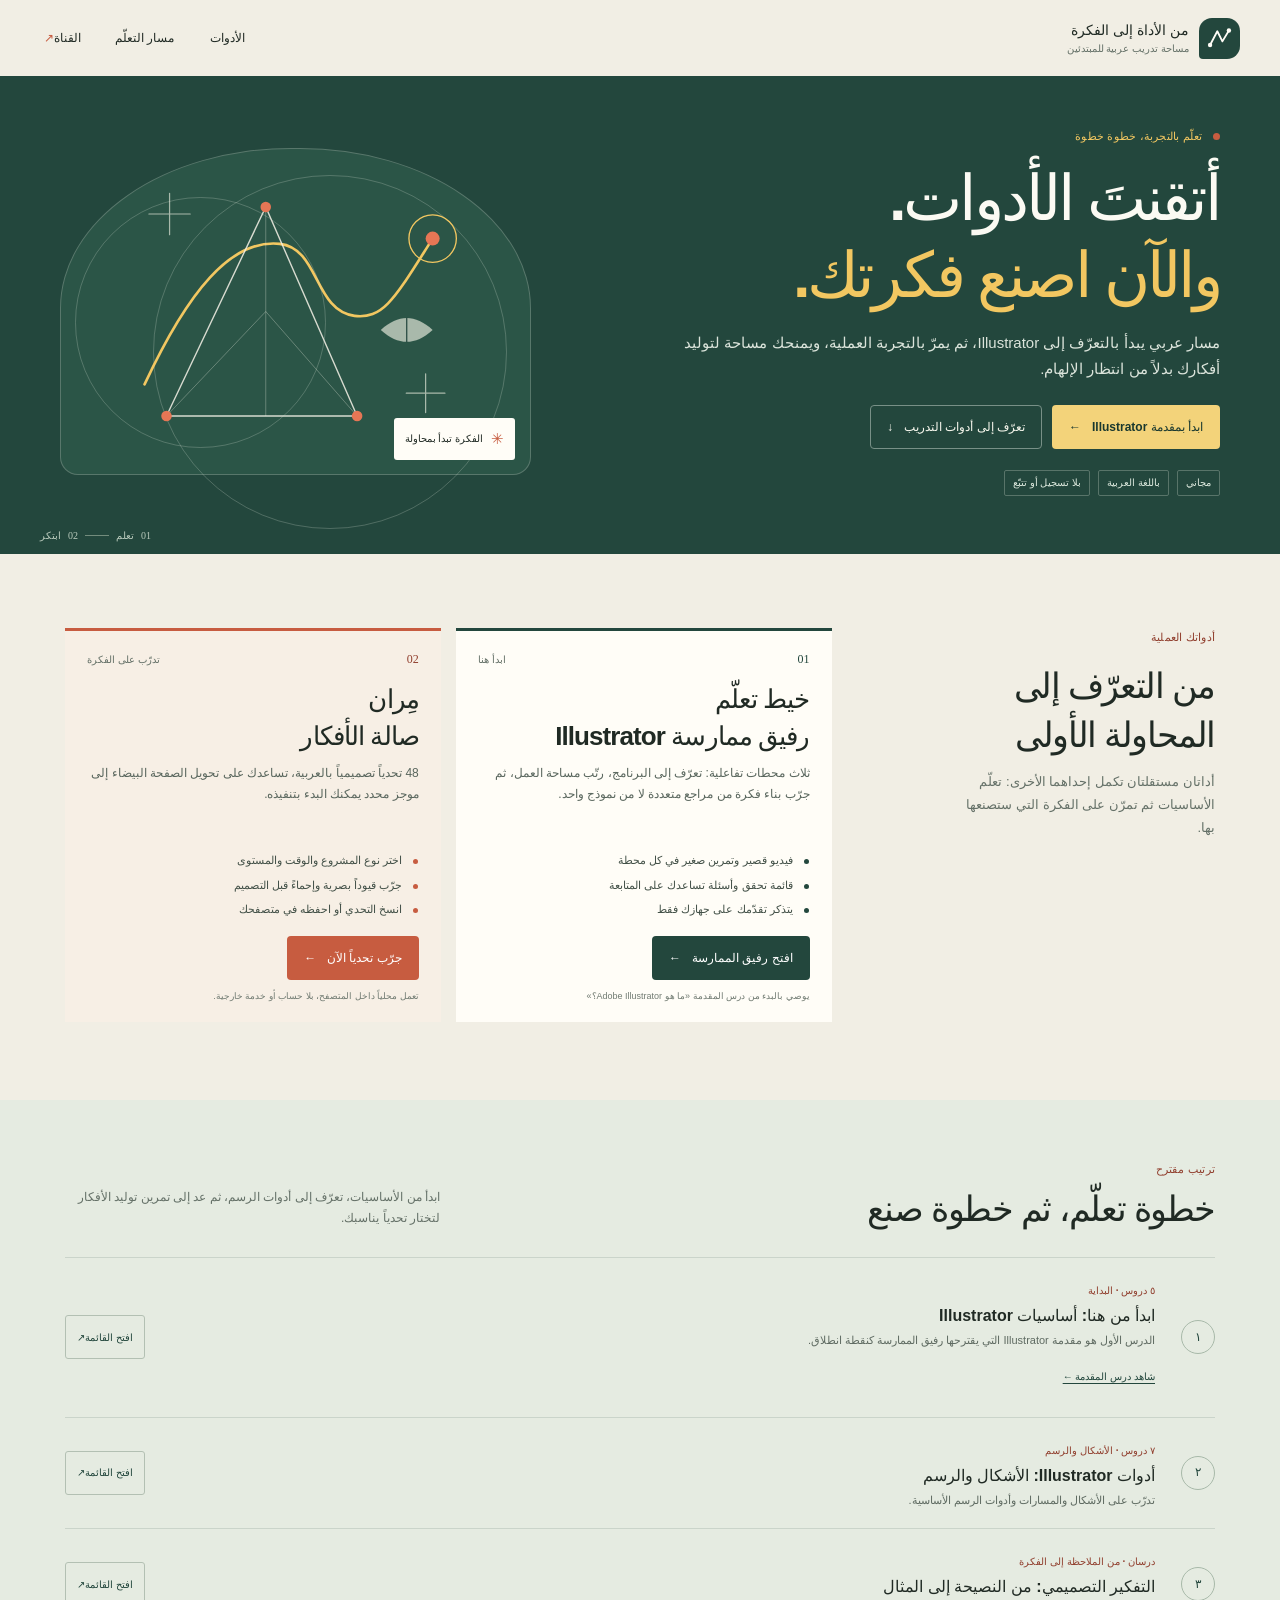
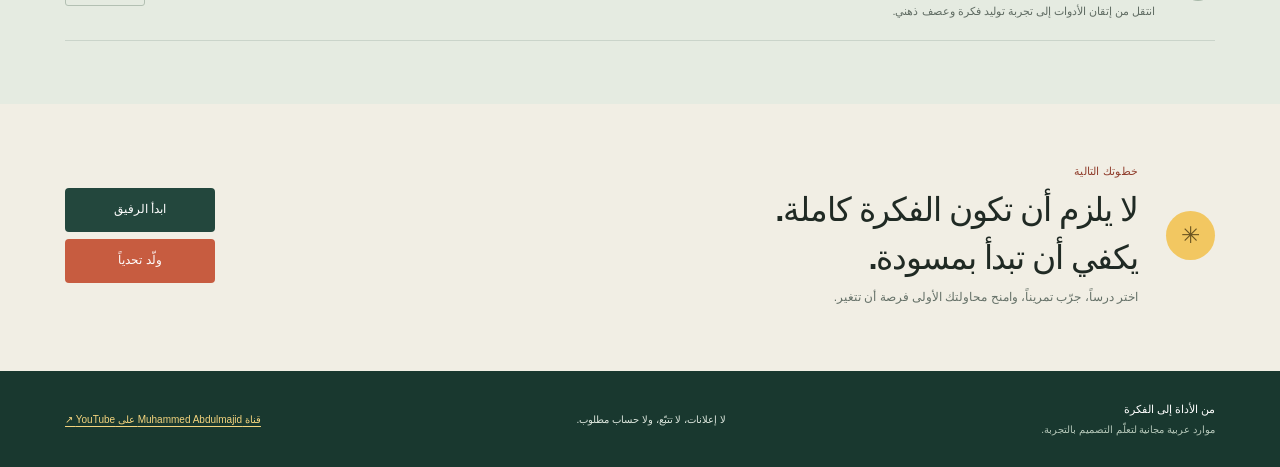
<file: index.html>
<!doctype html>
<html lang="ar" dir="rtl">
<head>
  <meta charset="utf-8">
  <meta name="viewport" content="width=device-width, initial-scale=1">
  <meta name="theme-color" content="#f1eee4">
  <meta name="description" content="أدوات عربية مجانية لتعلّم Illustrator والتدرّب على توليد أفكار تصميم أصلية.">
  <title>من الأداة إلى الفكرة — أدوات تعلّم التصميم</title>
  <link rel="canonical" href="https://mrdesigner2023.github.io/miran-arabic-design/">
  <link rel="icon" type="image/svg+xml" href="favicon.svg">
  <meta property="og:locale" content="ar_AR">
  <meta property="og:type" content="website">
  <meta property="og:site_name" content="من الأداة إلى الفكرة">
  <meta property="og:title" content="من الأداة إلى الفكرة — أدوات تعلّم التصميم">
  <meta property="og:description" content="أدوات عربية مجانية لتعلّم Illustrator والتدرّب على توليد أفكار تصميم أصلية.">
  <meta property="og:url" content="https://mrdesigner2023.github.io/miran-arabic-design/">
  <meta property="og:image" content="https://mrdesigner2023.github.io/miran-arabic-design/share.png">
  <meta property="og:image:width" content="1200">
  <meta property="og:image:height" content="630">
  <meta property="og:image:alt" content="من الأداة إلى الفكرة — تدريب عربي على التصميم والأفكار">
  <meta name="twitter:card" content="summary_large_image">
  <meta name="twitter:title" content="من الأداة إلى الفكرة — أدوات تعلّم التصميم">
  <meta name="twitter:description" content="تعلّم Illustrator، تدرّب عملياً، وابتكر أفكارك بالعربية.">
  <meta name="twitter:image" content="https://mrdesigner2023.github.io/miran-arabic-design/share.png">
  <meta name="twitter:image:alt" content="من الأداة إلى الفكرة — تدريب عربي على التصميم والأفكار">
  <link rel="stylesheet" href="styles.css">
</head>
<body>
  <header class="site-header">
    <a class="wordmark" href="#top" aria-label="من الأداة إلى الفكرة — البداية">
      <span class="wordmark-mark" aria-hidden="true"><svg viewBox="0 0 40 40" fill="none"><path d="M7 29 17 10l7 14 9-15" stroke="currentColor" stroke-width="2.5" stroke-linecap="round" stroke-linejoin="round"/><circle cx="7" cy="29" r="3" fill="currentColor"/><circle cx="33" cy="9" r="3" fill="currentColor"/></svg></span>
      <span><strong>من الأداة إلى الفكرة</strong><small>مساحة تدريب عربية للمبتدئين</small></span>
    </a>
    <nav class="top-nav" aria-label="التنقل الرئيسي">
      <a href="#tools">الأدوات</a>
      <a href="#learning-path">مسار التعلّم</a>
      <a href="https://www.youtube.com/channel/UCS8qQ4WuOtobMm6gO2c3T4w" target="_blank" rel="noopener noreferrer">القناة <span aria-hidden="true">↗</span></a>
    </nav>
  </header>

  <main id="top">
    <section class="hero">
      <div class="hero-inner">
        <div class="hero-copy">
          <p class="eyebrow"><span class="eyebrow-dot" aria-hidden="true"></span> تعلّم بالتجربة، خطوة خطوة</p>
          <h1>أتقنتَ الأدوات.<br><em>والآن اصنع فكرتك.</em></h1>
          <p class="hero-lede">مسار عربي يبدأ بالتعرّف إلى Illustrator، ثم يمرّ بالتجربة العملية، ويمنحك مساحة لتوليد أفكارك بدلاً من انتظار الإلهام.</p>
          <div class="hero-actions">
            <a class="button button-light" href="https://www.youtube.com/playlist?list=PLY7HuGNwj9r0" target="_blank" rel="noopener noreferrer">ابدأ بمقدمة Illustrator <span aria-hidden="true">←</span></a>
            <a class="button button-ghost" href="#tools">تعرّف إلى أدوات التدريب <span aria-hidden="true">↓</span></a>
          </div>
          <ul class="trust-row" aria-label="مزايا المسار">
            <li>مجاني</li><li>باللغة العربية</li><li>بلا تسجيل أو تتبّع</li>
          </ul>
        </div>
        <div class="hero-drawing" aria-label="رسم تجريدي يوضح الانتقال من خط إلى شكل">
          <svg viewBox="0 0 440 370" fill="none" role="img" aria-labelledby="drawing-title">
            <title id="drawing-title">خط يتحول إلى شكل، ثم إلى فكرة</title>
            <path d="M48 268c49-105 98-166 154-160 45 5 39 76 85 82 34 4 47-22 89-88" stroke="#f2c761" stroke-width="3" stroke-linecap="round"/>
            <path d="m73 304 113-238 104 238H73Z" stroke="#f6f3e8" stroke-width="1.6" opacity=".85"/>
            <path d="M186 66v238m-113 0 113-119 104 119" stroke="#f6f3e8" stroke-width="1" opacity=".34"/>
            <circle cx="73" cy="304" r="6" fill="#e67655"/><circle cx="290" cy="304" r="6" fill="#e67655"/><circle cx="186" cy="66" r="6" fill="#e67655"/>
            <circle cx="376" cy="102" r="27" stroke="#f2c761" stroke-width="1.5"/><circle cx="376" cy="102" r="8" fill="#e67655"/>
            <path d="M53 74h47M76.5 50.5v47M346 278h44M368 256v44" stroke="#a9b9ab" stroke-width="1.4" stroke-linecap="round"/>
            <path d="M317 206c20-18 39-18 59 0-20 18-39 18-59 0Z" fill="#a9b9ab"/><path d="M346.5 192v28" stroke="#23473d" stroke-width="1.4"/>
          </svg>
          <span class="drawing-note"><i aria-hidden="true">✳</i> الفكرة تبدأ بمحاولة</span>
        </div>
      </div>
      <div class="hero-index" aria-hidden="true"><span>01</span><span>تعلم</span><b></b><span>02</span><span>ابتكر</span></div>
    </section>

    <section class="tools-section section-wrap" id="tools" aria-labelledby="tools-title">
      <div class="section-intro">
        <p class="eyebrow eyebrow-dark">أدواتك العملية</p>
        <h2 id="tools-title">من التعرّف إلى<br>المحاولة الأولى</h2>
        <p>أداتان مستقلتان تكمل إحداهما الأخرى: تعلّم الأساسيات ثم تمرّن على الفكرة التي ستصنعها بها.</p>
      </div>
      <div class="tool-list">
        <article class="tool tool-practice" aria-labelledby="practice-title">
          <div class="tool-overline"><span>01</span><span>ابدأ هنا</span></div>
          <h3 id="practice-title">خيط تعلّم<br>رفيق ممارسة Illustrator</h3>
          <p class="tool-description">ثلاث محطات تفاعلية: تعرّف إلى البرنامج، رتّب مساحة العمل، ثم جرّب بناء فكرة من مراجع متعددة لا من نموذج واحد.</p>
          <ul class="tool-points">
            <li>فيديو قصير وتمرين صغير في كل محطة</li>
            <li>قائمة تحقق وأسئلة تساعدك على المتابعة</li>
            <li>يتذكر تقدّمك على جهازك فقط</li>
          </ul>
          <a class="button button-forest" href="practice/">افتح رفيق الممارسة <span aria-hidden="true">←</span></a>
          <p class="tool-footnote">يوصي بالبدء من درس المقدمة «ما هو Adobe Illustrator؟»</p>
        </article>

        <article class="tool tool-miran" aria-labelledby="miran-title">
          <div class="tool-overline"><span>02</span><span>تدرّب على الفكرة</span></div>
          <h3 id="miran-title">مِران<br>صالة الأفكار</h3>
          <p class="tool-description">48 تحدياً تصميمياً بالعربية، تساعدك على تحويل الصفحة البيضاء إلى موجز محدد يمكنك البدء بتنفيذه.</p>
          <ul class="tool-points">
            <li>اختر نوع المشروع والوقت والمستوى</li>
            <li>جرّب قيوداً بصرية وإحماءً قبل التصميم</li>
            <li>انسخ التحدي أو احفظه في متصفحك</li>
          </ul>
          <a class="button button-coral" href="miran/">جرّب تحدياً الآن <span aria-hidden="true">←</span></a>
          <p class="tool-footnote">تعمل محلياً داخل المتصفح، بلا حساب أو خدمة خارجية.</p>
        </article>
      </div>
    </section>

    <section class="path-section" id="learning-path" aria-labelledby="path-title">
      <div class="section-wrap">
        <div class="path-heading">
          <div><p class="eyebrow eyebrow-dark">ترتيب مقترح</p><h2 id="path-title">خطوة تعلّم، ثم خطوة صنع</h2></div>
          <p>ابدأ من الأساسيات، تعرّف إلى أدوات الرسم، ثم عد إلى تمرين توليد الأفكار لتختار تحدياً يناسبك.</p>
        </div>
        <ol class="playlist-list">
          <li class="playlist-item">
            <span class="playlist-number">١</span>
            <div class="playlist-copy"><span class="playlist-kicker">٥ دروس · البداية</span><h3>ابدأ من هنا: أساسيات Illustrator</h3><p>الدرس الأول هو مقدمة Illustrator التي يقترحها رفيق الممارسة كنقطة انطلاق.</p><a class="text-link" href="https://www.youtube.com/watch?v=eEK6CLdgov4" target="_blank" rel="noopener noreferrer">شاهد درس المقدمة ←</a></div>
            <a class="playlist-action" href="https://www.youtube.com/playlist?list=PLY7HuGNwj9r0" target="_blank" rel="noopener noreferrer" aria-label="افتح قائمة ابدأ من هنا: أساسيات Illustrator على YouTube">افتح القائمة <span aria-hidden="true">↗</span></a>
          </li>
          <li class="playlist-item">
            <span class="playlist-number">٢</span>
            <div class="playlist-copy"><span class="playlist-kicker">٧ دروس · الأشكال والرسم</span><h3>أدوات Illustrator: الأشكال والرسم</h3><p>تدرّب على الأشكال والمسارات وأدوات الرسم الأساسية.</p></div>
            <a class="playlist-action" href="https://www.youtube.com/playlist?list=PLWjYwsbOxJXk" target="_blank" rel="noopener noreferrer" aria-label="افتح قائمة أدوات Illustrator: الأشكال والرسم على YouTube">افتح القائمة <span aria-hidden="true">↗</span></a>
          </li>
          <li class="playlist-item">
            <span class="playlist-number">٣</span>
            <div class="playlist-copy"><span class="playlist-kicker">درسان · من الملاحظة إلى الفكرة</span><h3>التفكير التصميمي: من النصيحة إلى المثال</h3><p>انتقل من إتقان الأدوات إلى تجربة توليد فكرة وعصف ذهني.</p></div>
            <a class="playlist-action" href="https://www.youtube.com/playlist?list=PLMuNZPv1BIi0" target="_blank" rel="noopener noreferrer" aria-label="افتح قائمة التفكير التصميمي: من النصيحة إلى المثال على YouTube">افتح القائمة <span aria-hidden="true">↗</span></a>
          </li>
        </ol>
      </div>
    </section>

    <section class="closing section-wrap" aria-labelledby="closing-title">
      <span class="closing-mark" aria-hidden="true">✳</span>
      <div><p class="eyebrow eyebrow-dark">خطوتك التالية</p><h2 id="closing-title">لا يلزم أن تكون الفكرة كاملة.<br>يكفي أن تبدأ بمسودة.</h2><p>اختر درساً، جرّب تمريناً، وامنح محاولتك الأولى فرصة أن تتغير.</p></div>
      <div class="closing-actions"><a class="button button-forest" href="practice/">ابدأ الرفيق</a><a class="button button-coral" href="miran/">ولّد تحدياً</a></div>
    </section>
  </main>

  <footer class="site-footer">
    <div class="footer-brand"><strong>من الأداة إلى الفكرة</strong><span>موارد عربية مجانية لتعلّم التصميم بالتجربة.</span></div>
    <p>لا إعلانات، لا تتبّع، ولا حساب مطلوب.</p>
    <a href="https://www.youtube.com/channel/UCS8qQ4WuOtobMm6gO2c3T4w" target="_blank" rel="noopener noreferrer">قناة Muhammed Abdulmajid على YouTube ↗</a>
  </footer>
</body>
</html>
</file>
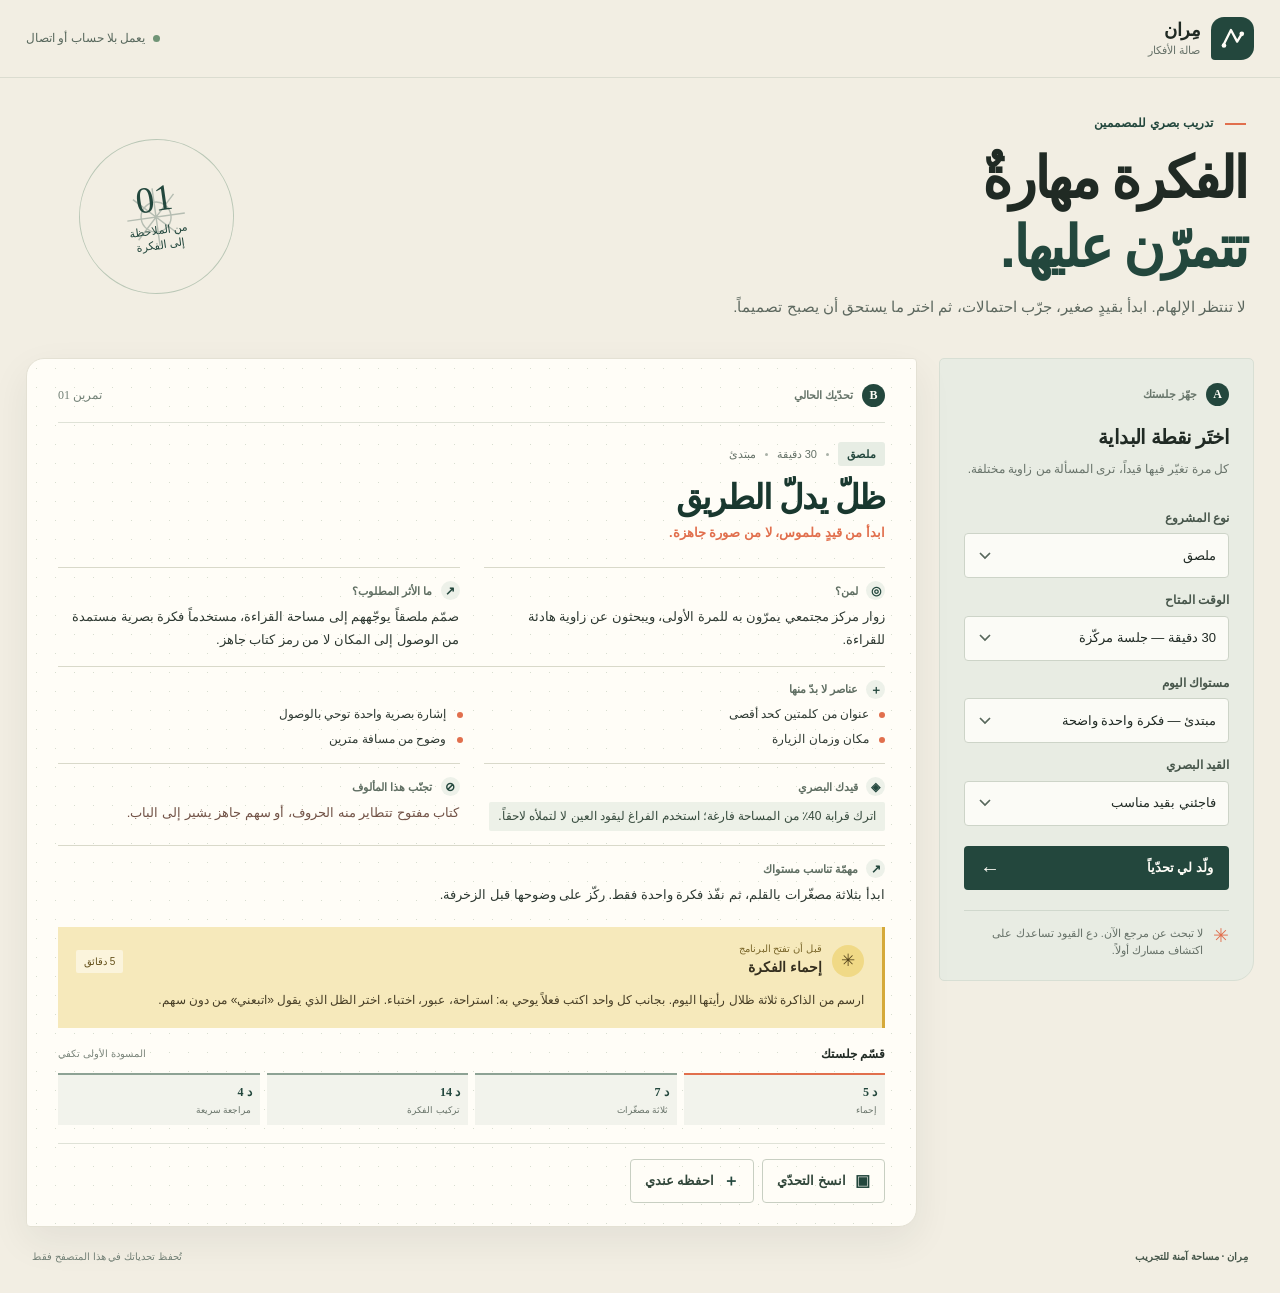
<file: miran/index.html>
<!doctype html>
<html lang="ar" dir="rtl">
<head>
  <meta charset="utf-8">
  <meta name="viewport" content="width=device-width, initial-scale=1">
  <meta name="theme-color" content="#f2eee3">
  <meta name="description" content="تمارين تصميم عربية قصيرة تساعدك على توليد أفكارك بصرياً، لا تقليدها.">
  <title>مِران — صالة الأفكار</title>
  <link rel="canonical" href="https://mrdesigner2023.github.io/miran-arabic-design/miran/">
  <link rel="icon" type="image/svg+xml" href="../favicon.svg">
  <meta property="og:locale" content="ar_AR">
  <meta property="og:type" content="website">
  <meta property="og:site_name" content="من الأداة إلى الفكرة">
  <meta property="og:title" content="مِران — صالة الأفكار">
  <meta property="og:description" content="٤٨ تمرين تصميم عربي قصير يساعدك على توليد أفكارك بصرياً، لا تقليدها.">
  <meta property="og:url" content="https://mrdesigner2023.github.io/miran-arabic-design/miran/">
  <meta property="og:image" content="https://mrdesigner2023.github.io/miran-arabic-design/share.png">
  <meta property="og:image:width" content="1200">
  <meta property="og:image:height" content="630">
  <meta property="og:image:alt" content="مِران — صالة أفكار وتمارين تصميم عربية للمبتدئين">
  <meta name="twitter:card" content="summary_large_image">
  <meta name="twitter:title" content="مِران — صالة الأفكار">
  <meta name="twitter:description" content="٤٨ تمريناً عربياً لتدريب عينك على ابتكار أفكار تصميم أصلية.">
  <meta name="twitter:image" content="https://mrdesigner2023.github.io/miran-arabic-design/share.png">
  <meta name="twitter:image:alt" content="مِران — صالة أفكار وتمارين تصميم عربية للمبتدئين">
  <link rel="stylesheet" href="styles.css">
  <script src="challenges.js" defer></script>
  <script src="app.js" defer></script>
</head>
<body>
  <header class="topbar">
    <a class="brand" href="#top" aria-label="مِران — إلى بداية الصفحة">
      <span class="brand-mark" aria-hidden="true">
        <svg viewBox="0 0 40 40" fill="none"><path d="M8 29 18 9l8 15 6-10" stroke="currentColor" stroke-width="3" stroke-linecap="round" stroke-linejoin="round"/><circle cx="9" cy="29" r="3" fill="currentColor"/><circle cx="32" cy="14" r="3" fill="currentColor"/></svg>
      </span>
      <span><strong>مِران</strong><small>صالة الأفكار</small></span>
    </a>
    <div class="offline-tag"><span class="online-dot" aria-hidden="true"></span> يعمل بلا حساب أو اتصال</div>
  </header>

  <main id="top" class="page-shell">
    <section class="intro" aria-labelledby="page-title">
      <div class="intro-copy">
        <p class="eyebrow"><span class="eyebrow-line" aria-hidden="true"></span> تدريب بصري للمصممين</p>
        <h1 id="page-title">الفكرة مهارةٌ<br><em>تتمرّن عليها.</em></h1>
        <p class="intro-note">لا تنتظر الإلهام. ابدأ بقيدٍ صغير، جرّب احتمالات، ثم اختر ما يستحق أن يصبح تصميماً.</p>
      </div>
      <div class="intro-stamp" aria-hidden="true">
        <span class="stamp-number">01</span>
        <span class="stamp-text">من الملاحظة<br>إلى الفكرة</span>
        <svg viewBox="0 0 74 74" fill="none"><path d="M37 8v58M8 37h58M16.5 16.5l41 41m0-41-41 41" stroke="currentColor" stroke-width="1.4"/><circle cx="37" cy="37" r="15" stroke="currentColor" stroke-width="1.4"/></svg>
      </div>
    </section>

    <section class="workbench" aria-label="مولّد تحديات التصميم">
      <aside class="controls" aria-labelledby="controls-title">
        <div class="section-cap"><span class="cap-index">A</span><span>جهّز جلستك</span></div>
        <h2 id="controls-title">اختَر نقطة البداية</h2>
        <p class="controls-hint">كل مرة تغيّر فيها قيداً، ترى المسألة من زاوية مختلفة.</p>

        <form id="settings-form">
          <label class="field-label" for="project-type">نوع المشروع</label>
          <select id="project-type" name="project" aria-label="نوع المشروع">
            <option value="poster">ملصق</option>
            <option value="identity">هوية مصغّرة</option>
            <option value="social">منشور توعوي</option>
            <option value="cover">غلاف</option>
            <option value="infographic">إنفوغراف</option>
            <option value="packaging">تغليف</option>
            <option value="event">فعالية</option>
            <option value="editorial">صفحة تحريرية</option>
          </select>

          <label class="field-label" for="time-limit">الوقت المتاح</label>
          <select id="time-limit" name="time">
            <option value="20">20 دقيقة — جولة خاطفة</option>
            <option value="30" selected>30 دقيقة — جلسة مركّزة</option>
            <option value="45">45 دقيقة — مساحة للتجريب</option>
            <option value="60">60 دقيقة — تعمّق أكثر</option>
          </select>

          <label class="field-label" for="skill-level">مستواك اليوم</label>
          <select id="skill-level" name="level">
            <option value="beginner" selected>مبتدئ — فكرة واحدة واضحة</option>
            <option value="intermediate">متوسط — قارن بين مسارين</option>
            <option value="advanced">متقدم — ابنِ نظاماً بصرياً</option>
          </select>

          <label class="field-label" for="visual-constraint">القيد البصري</label>
          <select id="visual-constraint" name="constraint">
            <option value="auto" selected>فاجئني بقيد مناسب</option>
            <option value="mono">لون واحد ودرجاته</option>
            <option value="no-photo">بلا صور فوتوغرافية</option>
            <option value="one-shape">شكل هندسي واحد</option>
            <option value="type-led">الحروف هي الصورة</option>
            <option value="asymmetry">تكوين غير متمركز</option>
            <option value="three-colors">ثلاثة ألوان كحد أقصى</option>
            <option value="whitespace">مساحة فارغة واسعة</option>
            <option value="grid">شبكة 3 × 3</option>
            <option value="handmade">أثر مرسوم باليد</option>
            <option value="collage">قصاصات وكولاج</option>
          </select>

          <button class="button button-primary generate-button" type="submit">
            <span>ولّد لي تحدّياً</span><span class="button-arrow" aria-hidden="true">←</span>
          </button>
        </form>

        <div class="nudge"><span class="nudge-mark" aria-hidden="true">✳</span><p>لا تبحث عن مرجع الآن. دع القيود تساعدك على اكتشاف مسارك أولاً.</p></div>
      </aside>

      <article class="challenge" aria-labelledby="challenge-title">
        <div class="challenge-topline">
          <div class="section-cap"><span class="cap-index">B</span><span>تحدّيك الحالي</span></div>
          <span id="challenge-number" class="challenge-number">تمرين 01</span>
        </div>

        <div class="challenge-meta">
          <span id="project-chip" class="project-chip">ملصق</span>
          <span class="meta-divider" aria-hidden="true"></span>
          <span id="meta-time">30 دقيقة</span>
          <span class="meta-divider" aria-hidden="true"></span>
          <span id="meta-level">مبتدئ</span>
        </div>

        <h2 id="challenge-title" tabindex="-1">ظلّ يدلّ الطريق</h2>
        <p id="challenge-deck" class="challenge-deck">ابدأ من ملاحظة شكل، لا من البحث عن مرجع.</p>

        <div class="brief-grid">
          <section class="brief-block audience-block">
            <h3><span class="field-symbol" aria-hidden="true">◎</span> لمن؟</h3>
            <p id="brief-audience"></p>
          </section>
          <section class="brief-block objective-block">
            <h3><span class="field-symbol" aria-hidden="true">↗</span> ما الأثر المطلوب؟</h3>
            <p id="brief-objective"></p>
          </section>
          <section class="brief-block required-block">
            <h3><span class="field-symbol" aria-hidden="true">＋</span> عناصر لا بدّ منها</h3>
            <ul id="brief-required"></ul>
          </section>
          <section class="brief-block constraint-block">
            <h3><span class="field-symbol" aria-hidden="true">◈</span> قيدك البصري</h3>
            <p id="brief-constraint"></p>
          </section>
          <section class="brief-block cliche-block">
            <h3><span class="field-symbol" aria-hidden="true">⊘</span> تجنّب هذا المألوف</h3>
            <p id="brief-cliche"></p>
          </section>
          <section class="brief-block scope-block">
            <h3><span class="field-symbol" aria-hidden="true">↗</span> مهمّة تناسب مستواك</h3>
            <p id="brief-scope"></p>
          </section>
        </div>

        <section class="warmup" aria-labelledby="warmup-heading">
          <div class="warmup-heading">
            <span class="warmup-icon" aria-hidden="true">✳</span>
            <div><p class="warmup-kicker">قبل أن تفتح البرنامج</p><h3 id="warmup-heading">إحماء الفكرة</h3></div>
            <span id="warmup-time" class="warmup-time">5 دقائق</span>
          </div>
          <p id="brief-warmup" class="warmup-copy"></p>
        </section>

        <section class="route" aria-label="تقسيم وقت التمرين">
          <div class="route-heading"><h3>قسّم جلستك</h3><span>المسودة الأولى تكفي</span></div>
          <ol id="time-route" class="time-route"></ol>
        </section>

        <div class="challenge-actions">
          <button id="copy-button" class="button button-secondary" type="button"><span class="action-icon" aria-hidden="true">▣</span> انسخ التحدّي</button>
          <button id="save-button" class="button button-secondary" type="button"><span class="action-icon" aria-hidden="true">＋</span> احفظه عندي</button>
          <span id="action-status" class="action-status" role="status" aria-live="polite"></span>
        </div>
      </article>
    </section>

    <section id="saved-section" class="saved-section" hidden aria-labelledby="saved-title">
      <div class="saved-heading"><div><p class="eyebrow">مسوداتك</p><h2 id="saved-title">التحديات المحفوظة</h2></div><span id="saved-count" class="saved-count">0</span></div>
      <ul id="saved-list" class="saved-list"></ul>
    </section>

    <footer class="page-footer">
      <span>مِران <span aria-hidden="true">·</span> مساحة آمنة للتجريب</span>
      <span>تُحفظ تحدياتك في هذا المتصفح فقط</span>
    </footer>
  </main>
</body>
</html>
</file>
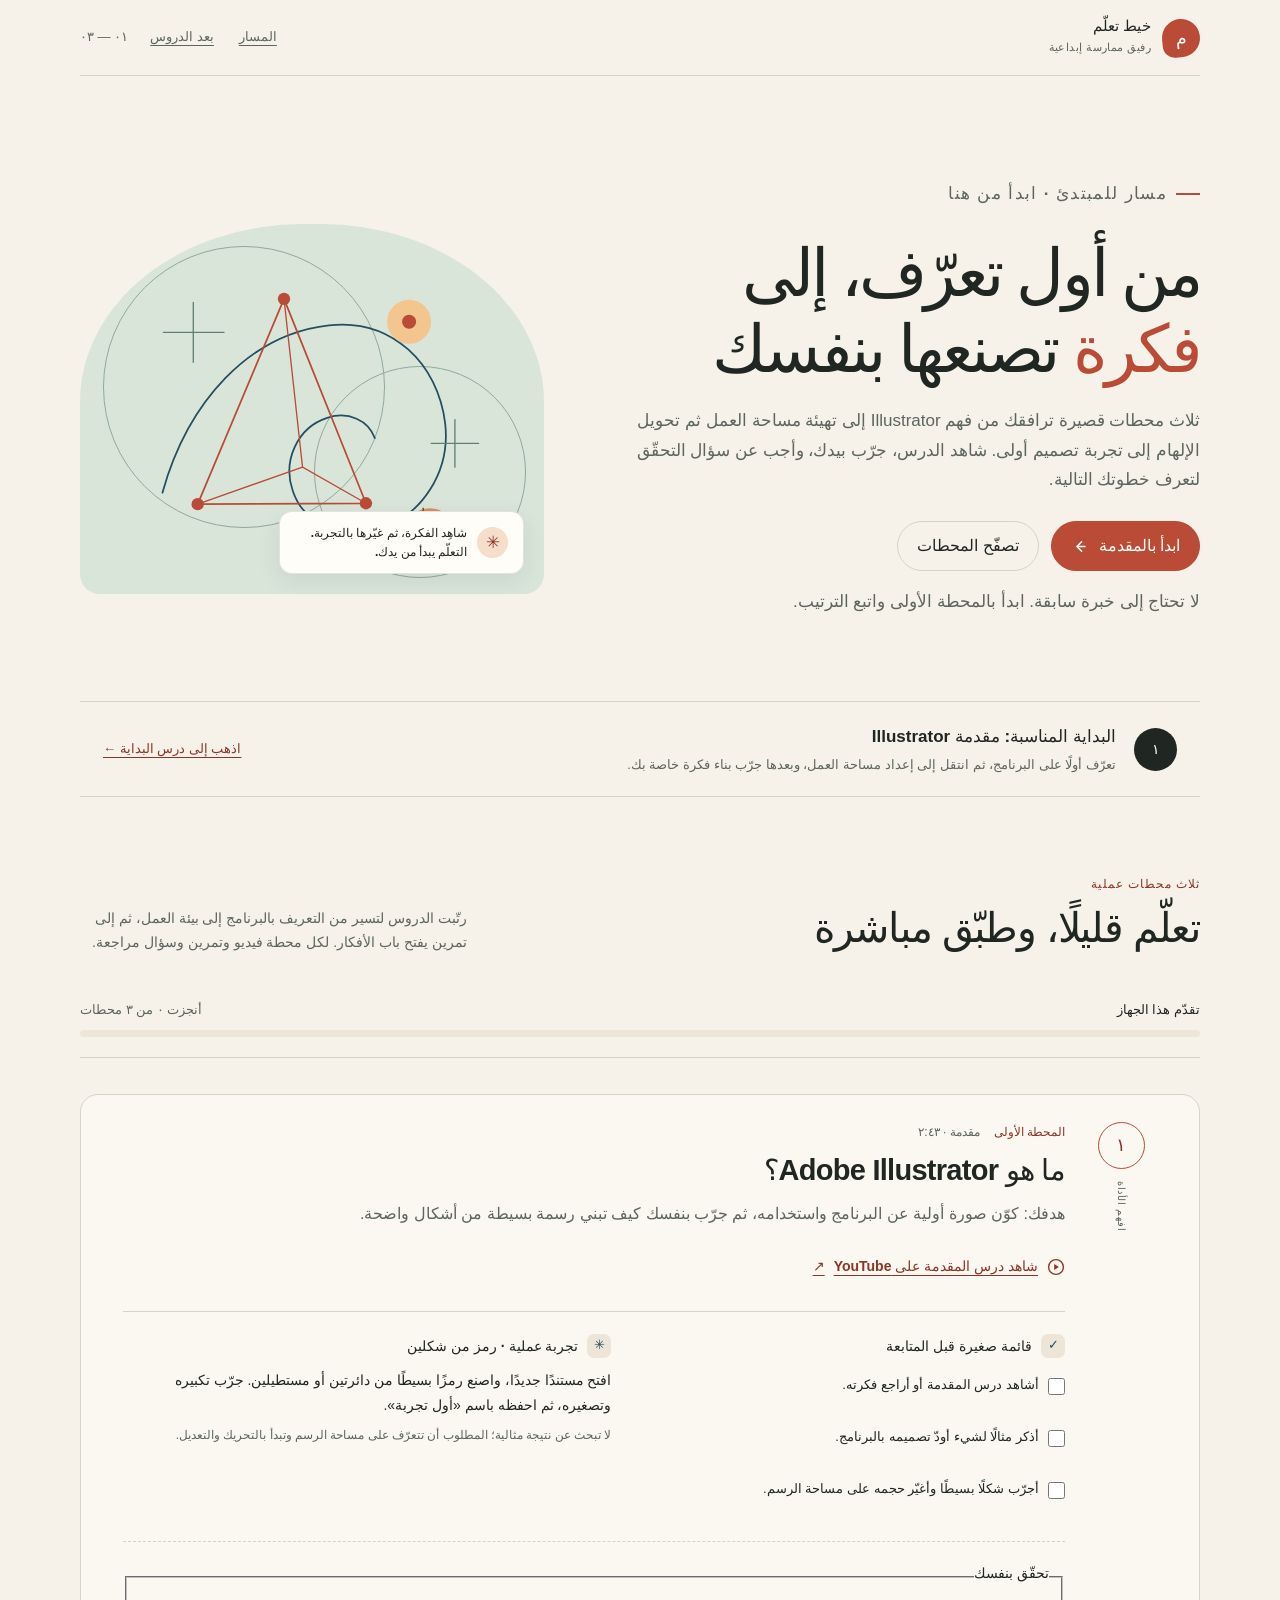
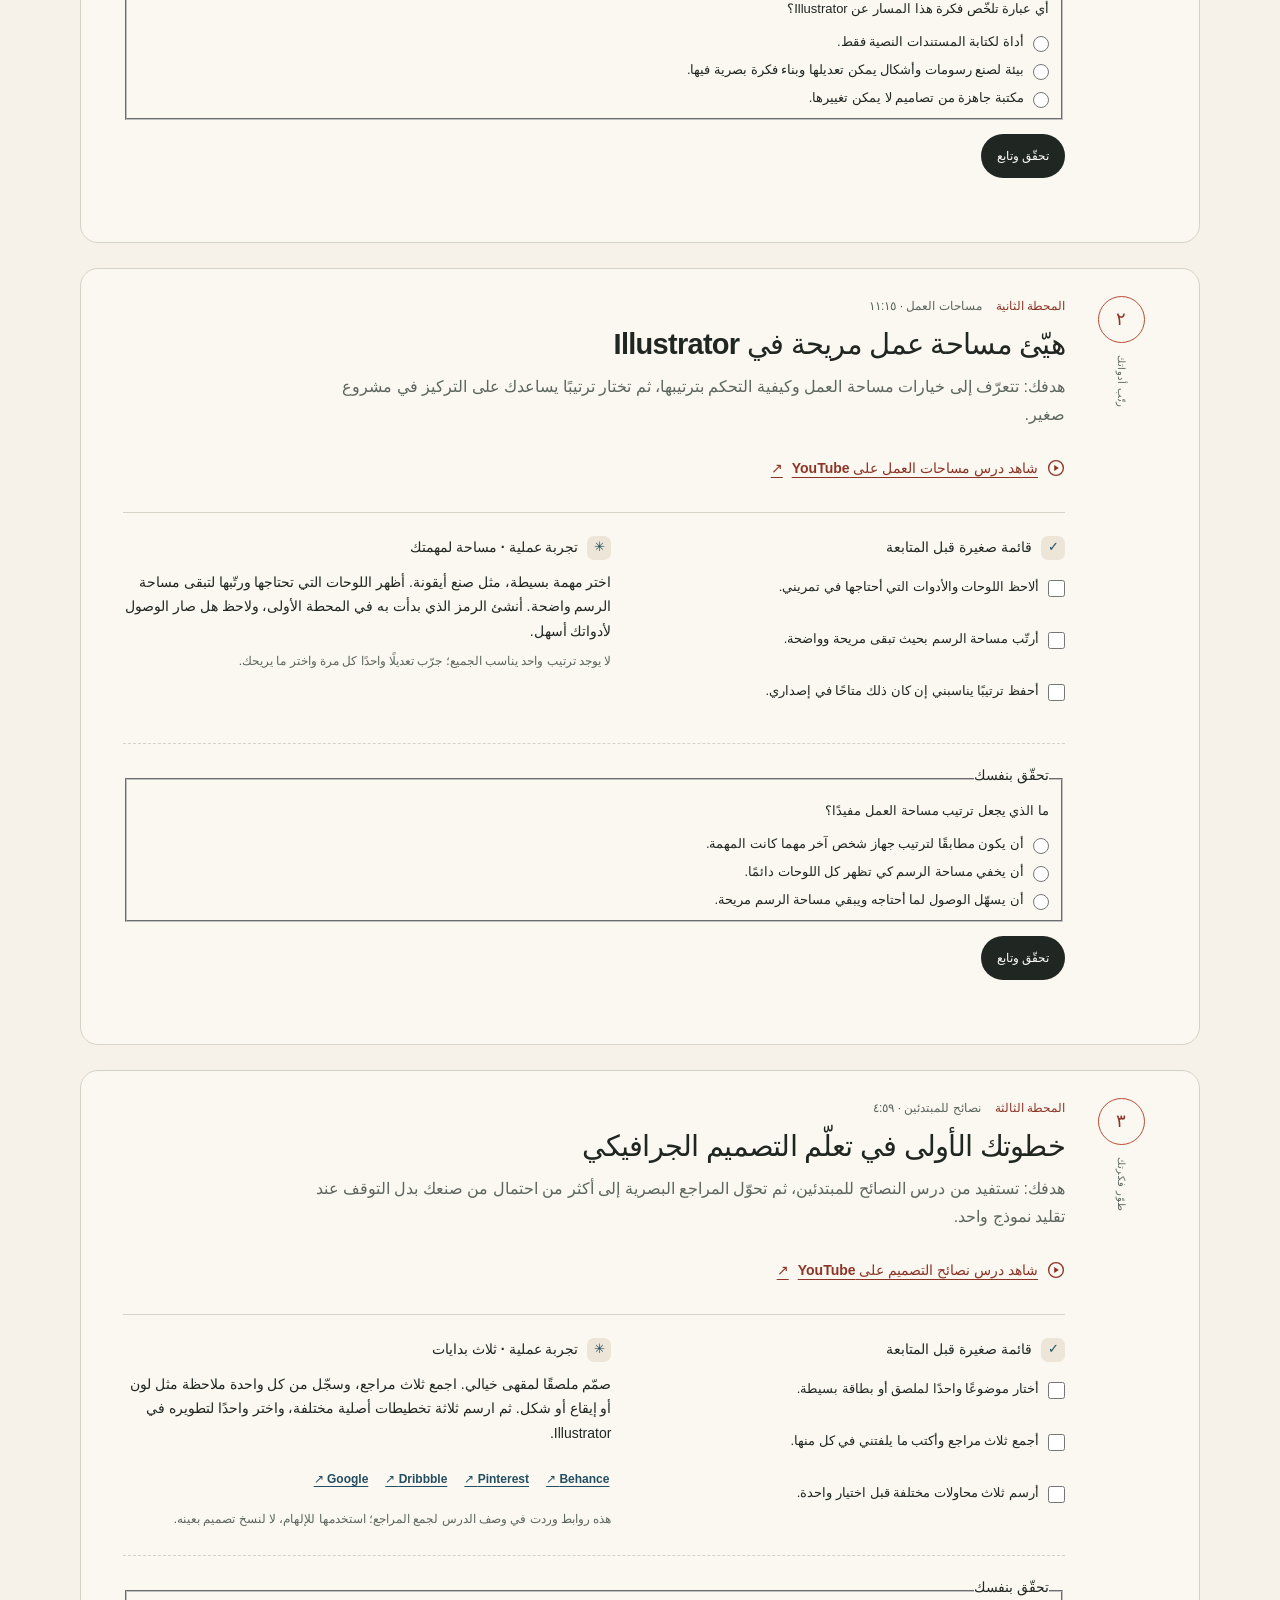
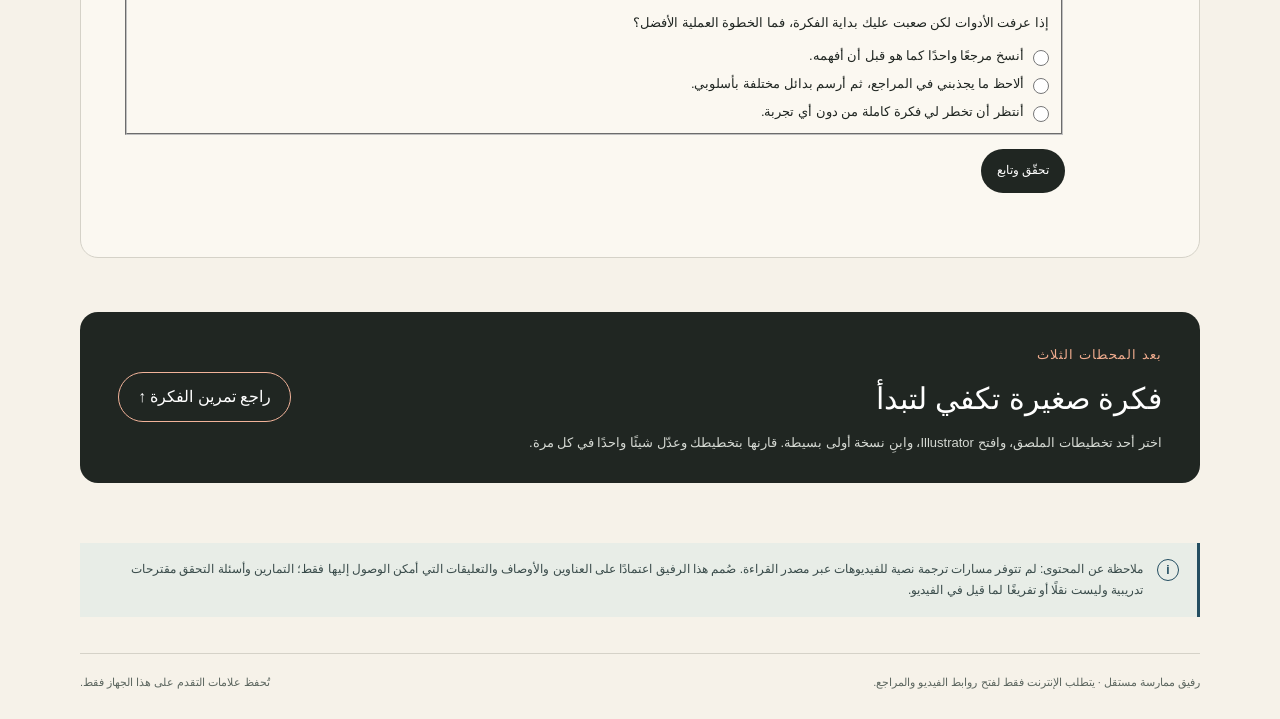
<file: practice/index.html>
<!doctype html>
<html lang="ar" dir="rtl">
<head>
  <meta charset="utf-8">
  <meta name="viewport" content="width=device-width, initial-scale=1">
  <meta name="theme-color" content="#f6f2e9">
  <meta name="description" content="رفيق عربي عملي من ثلاث محطات للمبتدئين في Adobe Illustrator: افهم البرنامج، جهّز مساحة العمل، وابدأ بفكرة من صنعك.">
  <title>مسار إليستريتور للمبتدئين — رفيق تدريب عملي</title>
  <link rel="canonical" href="https://mrdesigner2023.github.io/miran-arabic-design/practice/">
  <link rel="icon" type="image/svg+xml" href="../favicon.svg">
  <meta property="og:locale" content="ar_AR">
  <meta property="og:type" content="website">
  <meta property="og:site_name" content="من الأداة إلى الفكرة">
  <meta property="og:title" content="رفيق Illustrator — تدريب عملي للمبتدئين">
  <meta property="og:description" content="ثلاث محطات عربية تساعدك على فهم Illustrator وتجهيز مساحة العمل ثم بدء فكرة من صنعك.">
  <meta property="og:url" content="https://mrdesigner2023.github.io/miran-arabic-design/practice/">
  <meta property="og:image" content="https://mrdesigner2023.github.io/miran-arabic-design/share.png">
  <meta property="og:image:width" content="1200">
  <meta property="og:image:height" content="630">
  <meta property="og:image:alt" content="رفيق تدريب عربي عملي لتعلّم Illustrator">
  <meta name="twitter:card" content="summary_large_image">
  <meta name="twitter:title" content="رفيق Illustrator — تدريب عملي للمبتدئين">
  <meta name="twitter:description" content="تعرّف إلى البرنامج، جهّز مساحة العمل، وابدأ أول فكرة تصميم.">
  <meta name="twitter:image" content="https://mrdesigner2023.github.io/miran-arabic-design/share.png">
  <meta name="twitter:image:alt" content="رفيق تدريب عربي عملي لتعلّم Illustrator">
  <style>
    :root {
      color-scheme: light;
      --paper: #f6f2e9; --paper-deep: #ece5d8; --ink: #202622; --muted: #5c665f;
      --line: #d5d2c8; --coral: #ba4b36; --coral-dark: #8c3527; --mint: #d9e5d9;
      --blue: #244e61; --white: #fffdf8; --focus: #176b88; --radius: 18px;
      font-family: -apple-system, BlinkMacSystemFont, "Segoe UI", Tahoma, Arial, sans-serif;
      font-synthesis: none; text-rendering: optimizeLegibility;
    }
    * { box-sizing: border-box; }
    html { scroll-behavior: smooth; scroll-padding-top: 5rem; }
    body { margin: 0; background: var(--paper); color: var(--ink); line-height: 1.75; font-size: 16px; }
    a { color: inherit; }
    a:focus-visible, button:focus-visible, input:focus-visible + span { outline: 3px solid var(--focus); outline-offset: 3px; }
    .wrap { width: min(1120px, calc(100% - 44px)); margin-inline: auto; }
    .site-header { display: flex; align-items: center; justify-content: space-between; gap: 22px; min-height: 76px; border-bottom: 1px solid var(--line); }
    .wordmark { display: inline-flex; align-items: center; gap: 11px; min-height: 44px; text-decoration: none; }
    .mark { display: grid; place-items: center; width: 38px; height: 38px; border-radius: 50% 50% 50% 12px; background: var(--coral); color: white; font-size: 18px; font-weight: 800; line-height: 1; transform: rotate(-6deg); }
    .wordmark-name { display: block; font-size: 15px; font-weight: 800; line-height: 1.2; }
    .wordmark-sub { display: block; margin-top: 3px; color: var(--muted); font-size: 11px; letter-spacing: .04em; }
    .header-side { display: flex; align-items: center; gap: 22px; color: var(--muted); font-size: 13px; }
    .header-side a { display: inline-flex; align-items: center; justify-content: center; min-width: 44px; min-height: 44px; text-decoration-thickness: 1px; text-underline-offset: 4px; }
    .hero { display: grid; grid-template-columns: minmax(0, 1.1fr) minmax(320px, .9fr); align-items: center; gap: clamp(36px, 7vw, 88px); padding-block: clamp(52px, 8vw, 100px) 58px; }
    .eyebrow, .kicker { display: inline-flex; align-items: center; gap: 9px; margin: 0 0 16px; color: var(--coral-dark); font-size: 12px; font-weight: 800; letter-spacing: .08em; }
    .eyebrow::before { content: ""; width: 24px; height: 2px; background: var(--coral); }
    h1, h2, h3, p { margin-top: 0; }
    h1 { max-width: 670px; margin-bottom: 18px; font-size: clamp(38px, 5.7vw, 66px); font-weight: 800; line-height: 1.16; letter-spacing: -.045em; }
    h1 em { color: var(--coral); font-style: normal; }
    .hero-copy > p { max-width: 590px; margin-bottom: 26px; color: var(--muted); font-size: 17px; }
    .hero-actions { display: flex; flex-wrap: wrap; align-items: center; gap: 12px; }
    .button { display: inline-flex; align-items: center; justify-content: center; gap: 11px; min-height: 48px; padding: 10px 19px; border: 1px solid var(--coral); border-radius: 999px; background: var(--coral); color: #fff; font-weight: 750; text-decoration: none; transition: background-color .16s ease, transform .16s ease; }
    .button:hover { background: var(--coral-dark); transform: translateY(-1px); }
    .button.secondary { border-color: var(--line); background: transparent; color: var(--ink); }
    .button.secondary:hover { background: var(--white); }
    .button svg { width: 17px; height: 17px; }
    .hero-note { margin: 16px 0 0; color: var(--muted); font-size: 12px; }
    .hero-art { position: relative; min-height: 370px; overflow: hidden; border-radius: 48% 48% 20px 20px; background: var(--mint); isolation: isolate; }
    .hero-art::before, .hero-art::after { position: absolute; z-index: -1; content: ""; border-radius: 50%; }
    .hero-art::before { width: 280px; height: 280px; inset: 22px auto auto 5%; border: 1px solid #8fa99b; }
    .hero-art::after { width: 210px; height: 210px; inset: auto 4% 16px auto; border: 1px solid #8fa99b; }
    .hero-art svg { position: absolute; width: 100%; height: 100%; inset: 0; }
    .art-caption { position: absolute; inset: auto 20px 20px auto; display: flex; align-items: center; gap: 10px; max-width: 245px; padding: 12px 15px; border: 1px solid rgba(32,38,34,.12); border-radius: 13px; background: var(--white); box-shadow: 0 7px 24px rgba(30,43,36,.08); font-size: 12px; font-weight: 750; line-height: 1.55; }
    .art-caption span:first-child { display: grid; flex: 0 0 31px; place-items: center; height: 31px; border-radius: 50%; background: #f5dfcb; color: var(--coral-dark); font-size: 17px; }
    .start-here { display: grid; grid-template-columns: auto 1fr auto; align-items: center; gap: 18px; margin-block: 0 72px; padding: 20px 23px; border-block: 1px solid var(--line); }
    .start-number { display: grid; place-items: center; width: 43px; height: 43px; border-radius: 50%; background: var(--ink); color: white; font-size: 14px; font-weight: 800; }
    .start-here h2 { margin: 0 0 2px; font-size: 17px; }
    .start-here p { margin: 0; color: var(--muted); font-size: 13px; }
    .start-here a { display: inline-flex; align-items: center; min-height: 44px; color: var(--coral-dark); font-size: 13px; font-weight: 800; text-underline-offset: 4px; }
    .section-head { display: grid; grid-template-columns: 1fr minmax(245px, .55fr); align-items: end; gap: 30px; margin-bottom: 27px; }
    .section-head .kicker { margin-bottom: 8px; }
    .section-head h2 { margin-bottom: 0; font-size: clamp(27px, 3.6vw, 41px); line-height: 1.25; letter-spacing: -.03em; }
    .section-head > p { margin: 0; color: var(--muted); font-size: 14px; }
    .progress-area { margin-bottom: 36px; padding: 17px 0 20px; border-bottom: 1px solid var(--line); }
    .progress-top { display: flex; justify-content: space-between; align-items: center; gap: 16px; margin-bottom: 9px; font-size: 13px; }
    .progress-top strong { font-size: 13px; }
    .progress-top span { color: var(--muted); }
    .progress-track { height: 7px; overflow: hidden; border-radius: 99px; background: var(--paper-deep); }
    .progress-value { display: block; width: 0; height: 100%; border-radius: inherit; background: var(--coral); transition: width .25s ease; }
    .lessons { display: grid; gap: 25px; }
    .lesson { display: grid; grid-template-columns: 72px minmax(0, 1fr); gap: 20px; padding: 27px clamp(18px, 4vw, 42px) 32px; border: 1px solid var(--line); border-radius: var(--radius); background: rgba(255,253,248,.57); }
    .lesson-marker { display: flex; flex-direction: column; align-items: center; gap: 12px; }
    .lesson-number { display: grid; place-items: center; width: 47px; height: 47px; border: 1px solid var(--coral); border-radius: 50%; color: var(--coral-dark); font-size: 18px; font-weight: 800; }
    .lesson-marker small { color: var(--muted); font-size: 10px; writing-mode: vertical-rl; letter-spacing: .06em; }
    .lesson-content { min-width: 0; }
    .lesson-meta { display: flex; flex-wrap: wrap; align-items: center; gap: 8px 14px; margin: 0 0 6px; color: var(--muted); font-size: 12px; }
    .lesson-meta .tag { color: var(--coral-dark); font-weight: 800; }
    .lesson h3 { margin-bottom: 8px; font-size: clamp(21px, 2.6vw, 29px); line-height: 1.45; letter-spacing: -.025em; }
    .lesson-goal { max-width: 750px; margin-bottom: 17px; color: var(--muted); }
    .video-link { display: inline-flex; align-items: center; gap: 9px; min-height: 44px; color: var(--coral-dark); font-size: 14px; font-weight: 800; text-decoration-thickness: 1px; text-underline-offset: 4px; }
    .video-link svg { width: 18px; height: 18px; flex: none; }
    .lesson-divider { height: 1px; margin-block: 22px; background: var(--line); }
    .lesson-columns { display: grid; grid-template-columns: minmax(0, .9fr) minmax(0, 1.1fr); gap: clamp(22px, 5vw, 54px); }
    .subhead { display: flex; align-items: center; gap: 9px; margin: 0 0 10px; font-size: 14px; font-weight: 800; }
    .subhead .mini-icon { display: grid; place-items: center; width: 24px; height: 24px; border-radius: 7px; background: var(--paper-deep); color: var(--blue); font-size: 13px; }
    .checklist { display: grid; gap: 8px; margin: 0; padding: 0; list-style: none; }
    .checklist label { display: flex; align-items: flex-start; gap: 9px; min-height: 44px; padding-block: 7px; cursor: pointer; font-size: 13px; line-height: 1.6; }
    .checklist input { width: 17px; height: 17px; flex: none; margin: 3px 0 0; accent-color: var(--coral); }
    .checklist input:checked + span { color: var(--muted); text-decoration: line-through; text-decoration-thickness: 1px; }
    .exercise-copy { margin: 0; font-size: 14px; }
    .exercise-tip { margin: 8px 0 0; color: var(--muted); font-size: 12px; }
    .reference-links { display: flex; flex-wrap: wrap; gap: 7px 13px; margin-top: 12px; }
    .reference-links a { display: inline-flex; align-items: center; min-height: 44px; padding-inline: 2px; color: var(--blue); font-size: 12px; font-weight: 750; text-underline-offset: 3px; }
    .self-check { margin-top: 25px; padding-top: 19px; border-top: 1px dashed var(--line); }
    .self-check legend { padding: 0 0 7px; font-size: 14px; font-weight: 800; }
    .question { margin: 0 0 11px; font-size: 13px; }
    .answers { display: grid; gap: 8px; }
    .answer-option { display: flex; align-items: flex-start; gap: 9px; cursor: pointer; font-size: 13px; line-height: 1.55; }
    .answer-option input { width: 16px; height: 16px; flex: none; margin: 4px 0 0; accent-color: var(--coral); }
    .quiz-actions { display: flex; flex-wrap: wrap; align-items: center; gap: 12px; margin-top: 14px; }
    .quiz-button { min-height: 44px; padding: 7px 16px; border: 0; border-radius: 999px; background: var(--ink); color: white; font: inherit; font-size: 12px; font-weight: 800; cursor: pointer; }
    .quiz-button:hover { background: var(--blue); }
    .quiz-feedback { min-height: 1.7em; margin: 10px 0 0; color: var(--muted); font-size: 13px; }
    .quiz-feedback.success { color: #275e3a; font-weight: 750; }
    .quiz-feedback.error { color: var(--coral-dark); }
    .next-link { display: inline-flex; align-items: center; gap: 7px; min-height: 44px; color: var(--coral-dark); font-size: 13px; font-weight: 800; text-underline-offset: 4px; }
    [hidden] { display: none !important; }
    .next-practice { display: grid; grid-template-columns: minmax(0, 1fr) auto; align-items: center; gap: 24px; margin-block: 54px 60px; padding: 28px clamp(20px, 4vw, 38px); border-radius: var(--radius); background: var(--ink); color: white; }
    .next-practice .kicker { margin-bottom: 7px; color: #f0ac8e; }
    .next-practice h2 { margin-bottom: 6px; font-size: clamp(21px, 3vw, 30px); }
    .next-practice p { max-width: 650px; margin: 0; color: #d5d9d3; font-size: 13px; }
    .next-practice .button { border-color: #f2b39a; background: transparent; color: white; white-space: nowrap; }
    .next-practice .button:hover { background: rgba(255,255,255,.1); }
    .editorial-note { display: grid; grid-template-columns: 24px 1fr; gap: 12px; margin-bottom: 36px; padding: 16px 18px; border-inline-start: 3px solid var(--blue); background: #e8ede7; }
    .editorial-note .note-icon { display: grid; place-items: center; width: 22px; height: 22px; border: 1px solid var(--blue); border-radius: 50%; color: var(--blue); font-size: 12px; font-weight: 800; }
    .editorial-note p { margin: 0; color: #394b4a; font-size: 12px; }
    .site-footer { display: flex; justify-content: space-between; gap: 18px; padding-block: 19px 27px; border-top: 1px solid var(--line); color: var(--muted); font-size: 11px; }
    .site-footer p { margin: 0; }
    @media (max-width: 760px) {
      .wrap { width: min(100% - 32px, 600px); }
      .site-header { min-height: 66px; }
      .header-side { gap: 13px; font-size: 12px; }
      .header-side .quiet-link { display: none; }
      .hero { grid-template-columns: 1fr; gap: 30px; padding-block: 48px 36px; }
      .hero-copy { order: 0; }
      .hero-art { order: 1; min-height: 250px; border-radius: 125px 125px 18px 18px; }
      .hero-art::before { width: 195px; height: 195px; }
      .hero-art::after { width: 150px; height: 150px; }
      .start-here { grid-template-columns: auto 1fr; gap: 12px; margin-bottom: 54px; padding: 17px 0; }
      .start-here a { grid-column: 2; }
      .section-head { grid-template-columns: 1fr; gap: 10px; }
      .lesson { grid-template-columns: 39px minmax(0,1fr); gap: 12px; padding: 20px 14px 23px; }
      .lesson-number { width: 37px; height: 37px; font-size: 15px; }
      .lesson-marker small { font-size: 9px; }
      .lesson-columns { grid-template-columns: 1fr; gap: 19px; }
      .next-practice { grid-template-columns: 1fr; gap: 17px; }
      .next-practice .button { justify-self: start; }
      .site-footer { flex-direction: column; gap: 5px; }
    }
    @media (max-width: 390px) {
      body { font-size: 15px; }
      .wrap { width: calc(100% - 24px); }
      .header-side { font-size: 11px; }
      .wordmark-sub { font-size: 10px; }
      .hero-actions { align-items: stretch; flex-direction: column; }
      .hero-actions .button { width: 100%; }
      .hero-art { min-height: 220px; }
      .lesson { grid-template-columns: 30px minmax(0,1fr); gap: 9px; padding-inline: 11px; }
      .lesson-number { width: 30px; height: 30px; font-size: 13px; }
      .lesson-marker small { display: none; }
    }
    @media (prefers-reduced-motion: reduce) {
      html { scroll-behavior: auto; }
      *, *::before, *::after { transition-duration: .01ms !important; animation-duration: .01ms !important; animation-iteration-count: 1 !important; }
    }
  </style>
</head>
<body>
  <header class="site-header wrap" id="top">
    <a class="wordmark" href="#top" aria-label="مسار إليستريتور، بداية الصفحة">
      <span class="mark" aria-hidden="true">م</span>
      <span><span class="wordmark-name">خيط تعلّم</span><span class="wordmark-sub">رفيق ممارسة إبداعية</span></span>
    </a>
    <div class="header-side"><a class="quiet-link" href="#path">المسار</a><a href="#next-practice">بعد الدروس</a><span aria-label="ثلاث محطات">٠١ — ٠٣</span></div>
  </header>

  <main>
    <section class="hero wrap" aria-labelledby="hero-title">
      <div class="hero-copy">
        <p class="eyebrow">مسار للمبتدئ · ابدأ من هنا</p>
        <h1 id="hero-title">من أول تعرّف، إلى <em>فكرة</em> تصنعها بنفسك</h1>
        <p>ثلاث محطات قصيرة ترافقك من فهم Illustrator إلى تهيئة مساحة العمل ثم تحويل الإلهام إلى تجربة تصميم أولى. شاهد الدرس، جرّب بيدك، وأجب عن سؤال التحقّق لتعرف خطوتك التالية.</p>
        <div class="hero-actions">
          <a class="button" href="#intro">ابدأ بالمقدمة <svg viewBox="0 0 20 20" fill="none" aria-hidden="true"><path d="M12.5 4.5 7 10l5.5 5.5M7.5 10h9" stroke="currentColor" stroke-width="1.8" stroke-linecap="round" stroke-linejoin="round"/></svg></a>
          <a class="button secondary" href="#path">تصفّح المحطات</a>
        </div>
        <p class="hero-note">لا تحتاج إلى خبرة سابقة. ابدأ بالمحطة الأولى واتبع الترتيب.</p>
      </div>
      <div class="hero-art" aria-hidden="true">
        <svg viewBox="0 0 500 420" fill="none" xmlns="http://www.w3.org/2000/svg">
          <path d="M80 305c29-104 99-180 189-190 71-8 124 43 132 112 6 55-27 103-73 119-41 14-87-4-100-43-12-34 5-72 39-83 24-8 47 3 54 23" stroke="#244e61" stroke-width="2" stroke-linecap="round"/>
          <path d="M120 318 218 85l93 232-191 1Z" stroke="#ba4b36" stroke-width="2"/>
          <path d="m218 85 21 191 72 41M120 318l119-42" stroke="#ba4b36" stroke-width="1.5"/>
          <circle cx="218" cy="85" r="7" fill="#ba4b36"/><circle cx="120" cy="318" r="7" fill="#ba4b36"/><circle cx="311" cy="317" r="7" fill="#ba4b36"/>
          <circle cx="360" cy="111" r="25" fill="#f3c58f"/><circle cx="360" cy="111" r="8" fill="#ba4b36"/>
          <path d="M81 123h69M115 89v68M385 249h54M412 222v54" stroke="#617f73" stroke-width="1.5" stroke-linecap="round"/>
          <path d="M355 337c19-19 38-19 57 0-19 19-38 19-57 0Z" fill="#d98c61"/><path d="M376 322v30" stroke="#8c3527" stroke-width="1.5"/>
        </svg>
        <div class="art-caption"><span>✳</span><span>شاهِد الفكرة، ثم غيّرها بالتجربة. التعلّم يبدأ من يدك.</span></div>
      </div>
    </section>

    <aside class="start-here wrap" aria-label="طريقة البدء">
      <span class="start-number">١</span>
      <div><h2>البداية المناسبة: مقدمة Illustrator</h2><p>تعرّف أولًا على البرنامج، ثم انتقل إلى إعداد مساحة العمل، وبعدها جرّب بناء فكرة خاصة بك.</p></div>
      <a href="#intro">اذهب إلى درس البداية ←</a>
    </aside>

    <section class="wrap" id="path" aria-labelledby="path-title">
      <div class="section-head">
        <div><p class="kicker">ثلاث محطات عملية</p><h2 id="path-title">تعلّم قليلًا، وطبّق مباشرة</h2></div>
        <p>رتّبت الدروس لتسير من التعريف بالبرنامج إلى بيئة العمل، ثم إلى تمرين يفتح باب الأفكار. لكل محطة فيديو وتمرين وسؤال مراجعة.</p>
      </div>
      <div class="progress-area" aria-label="تقدمك في المسار">
        <div class="progress-top"><strong>تقدّم هذا الجهاز</strong><span id="progress-label" aria-live="polite">أنجزت ٠ من ٣ محطات</span></div>
        <div class="progress-track" role="progressbar" aria-label="محطات المسار المكتملة" aria-valuemin="0" aria-valuemax="3" aria-valuenow="0" id="progress-bar"><span class="progress-value" id="progress-value"></span></div>
      </div>

      <div class="lessons">
        <article class="lesson" id="intro" data-lesson="intro" aria-labelledby="intro-title">
          <div class="lesson-marker"><span class="lesson-number">١</span><small>افهم الأداة</small></div>
          <div class="lesson-content">
            <div class="lesson-meta"><span class="tag">المحطة الأولى</span><span>مقدمة · ٢:٤٣</span></div>
            <h3 id="intro-title">ما هو Adobe Illustrator؟</h3>
            <p class="lesson-goal">هدفك: كوّن صورة أولية عن البرنامج واستخدامه، ثم جرّب بنفسك كيف تبني رسمة بسيطة من أشكال واضحة.</p>
            <a class="video-link" href="https://www.youtube.com/watch?v=eEK6CLdgov4" target="_blank" rel="noopener noreferrer"><svg viewBox="0 0 20 20" fill="none" aria-hidden="true"><circle cx="10" cy="10" r="8.2" stroke="currentColor" stroke-width="1.5"/><path d="m8 6.6 5.2 3.4L8 13.4V6.6Z" fill="currentColor"/></svg>شاهد درس المقدمة على YouTube <span aria-hidden="true">↗</span></a>
            <div class="lesson-divider"></div>
            <div class="lesson-columns">
              <section aria-labelledby="intro-checklist-title"><h4 class="subhead" id="intro-checklist-title"><span class="mini-icon" aria-hidden="true">✓</span>قائمة صغيرة قبل المتابعة</h4><ul class="checklist" data-checklist="intro">
                <li><label><input type="checkbox" data-item="1"><span>أشاهد درس المقدمة أو أراجع فكرته.</span></label></li>
                <li><label><input type="checkbox" data-item="2"><span>أذكر مثالًا لشيء أودّ تصميمه بالبرنامج.</span></label></li>
                <li><label><input type="checkbox" data-item="3"><span>أجرّب شكلًا بسيطًا وأغيّر حجمه على مساحة الرسم.</span></label></li>
              </ul></section>
              <section aria-labelledby="intro-exercise-title"><h4 class="subhead" id="intro-exercise-title"><span class="mini-icon" aria-hidden="true">✳</span>تجربة عملية · رمز من شكلين</h4><p class="exercise-copy">افتح مستندًا جديدًا، واصنع رمزًا بسيطًا من دائرتين أو مستطيلين. جرّب تكبيره وتصغيره، ثم احفظه باسم «أول تجربة».</p><p class="exercise-tip">لا تبحث عن نتيجة مثالية؛ المطلوب أن تتعرّف على مساحة الرسم وتبدأ بالتحريك والتعديل.</p></section>
            </div>
            <form class="self-check" data-answer="1" data-success="إجابة موفقة. المحطة التالية: هيّئ مساحة عمل تناسبك." data-next-label="انتقل إلى إعداد مساحة العمل" data-next="#workspace">
              <fieldset><legend>تحقّق بنفسك</legend><p class="question">أي عبارة تلخّص فكرة هذا المسار عن Illustrator؟</p><div class="answers">
                <label class="answer-option"><input type="radio" name="intro-answer" value="0"><span>أداة لكتابة المستندات النصية فقط.</span></label>
                <label class="answer-option"><input type="radio" name="intro-answer" value="1"><span>بيئة لصنع رسومات وأشكال يمكن تعديلها وبناء فكرة بصرية فيها.</span></label>
                <label class="answer-option"><input type="radio" name="intro-answer" value="2"><span>مكتبة جاهزة من تصاميم لا يمكن تغييرها.</span></label>
              </div></fieldset>
              <div class="quiz-actions"><button class="quiz-button" type="submit">تحقّق وتابع</button></div><p class="quiz-feedback" aria-live="polite"></p><a class="next-link" href="#workspace" hidden></a>
            </form>
          </div>
        </article>

        <article class="lesson" id="workspace" data-lesson="workspace" aria-labelledby="workspace-title">
          <div class="lesson-marker"><span class="lesson-number">٢</span><small>رتّب أدواتك</small></div>
          <div class="lesson-content">
            <div class="lesson-meta"><span class="tag">المحطة الثانية</span><span>مساحات العمل · ١١:١٥</span></div>
            <h3 id="workspace-title">هيّئ مساحة عمل مريحة في Illustrator</h3>
            <p class="lesson-goal">هدفك: تتعرّف إلى خيارات مساحة العمل وكيفية التحكم بترتيبها، ثم تختار ترتيبًا يساعدك على التركيز في مشروع صغير.</p>
            <a class="video-link" href="https://www.youtube.com/watch?v=Y2wwGQ0gKqY" target="_blank" rel="noopener noreferrer"><svg viewBox="0 0 20 20" fill="none" aria-hidden="true"><circle cx="10" cy="10" r="8.2" stroke="currentColor" stroke-width="1.5"/><path d="m8 6.6 5.2 3.4L8 13.4V6.6Z" fill="currentColor"/></svg>شاهد درس مساحات العمل على YouTube <span aria-hidden="true">↗</span></a>
            <div class="lesson-divider"></div>
            <div class="lesson-columns">
              <section aria-labelledby="workspace-checklist-title"><h4 class="subhead" id="workspace-checklist-title"><span class="mini-icon" aria-hidden="true">✓</span>قائمة صغيرة قبل المتابعة</h4><ul class="checklist" data-checklist="workspace">
                <li><label><input type="checkbox" data-item="1"><span>ألاحظ اللوحات والأدوات التي أحتاجها في تمريني.</span></label></li>
                <li><label><input type="checkbox" data-item="2"><span>أرتّب مساحة الرسم بحيث تبقى مريحة وواضحة.</span></label></li>
                <li><label><input type="checkbox" data-item="3"><span>أحفظ ترتيبًا يناسبني إن كان ذلك متاحًا في إصداري.</span></label></li>
              </ul></section>
              <section aria-labelledby="workspace-exercise-title"><h4 class="subhead" id="workspace-exercise-title"><span class="mini-icon" aria-hidden="true">✳</span>تجربة عملية · مساحة لمهمتك</h4><p class="exercise-copy">اختر مهمة بسيطة، مثل صنع أيقونة. أظهر اللوحات التي تحتاجها ورتّبها لتبقى مساحة الرسم واضحة. أنشئ الرمز الذي بدأت به في المحطة الأولى، ولاحظ هل صار الوصول لأدواتك أسهل.</p><p class="exercise-tip">لا يوجد ترتيب واحد يناسب الجميع؛ جرّب تعديلًا واحدًا كل مرة واختر ما يريحك.</p></section>
            </div>
            <form class="self-check" data-answer="2" data-success="ممتاز. صارت بيئة العمل جاهزة؛ المحطة التالية تساعدك على توليد فكرة من المراجع." data-next-label="انتقل إلى تمرين توليد الأفكار" data-next="#ideas">
              <fieldset><legend>تحقّق بنفسك</legend><p class="question">ما الذي يجعل ترتيب مساحة العمل مفيدًا؟</p><div class="answers">
                <label class="answer-option"><input type="radio" name="workspace-answer" value="0"><span>أن يكون مطابقًا لترتيب جهاز شخص آخر مهما كانت المهمة.</span></label>
                <label class="answer-option"><input type="radio" name="workspace-answer" value="1"><span>أن يخفي مساحة الرسم كي تظهر كل اللوحات دائمًا.</span></label>
                <label class="answer-option"><input type="radio" name="workspace-answer" value="2"><span>أن يسهّل الوصول لما أحتاجه ويبقي مساحة الرسم مريحة.</span></label>
              </div></fieldset>
              <div class="quiz-actions"><button class="quiz-button" type="submit">تحقّق وتابع</button></div><p class="quiz-feedback" aria-live="polite"></p><a class="next-link" href="#ideas" hidden></a>
            </form>
          </div>
        </article>

        <article class="lesson" id="ideas" data-lesson="ideas" aria-labelledby="ideas-title">
          <div class="lesson-marker"><span class="lesson-number">٣</span><small>طوّر فكرتك</small></div>
          <div class="lesson-content">
            <div class="lesson-meta"><span class="tag">المحطة الثالثة</span><span>نصائح للمبتدئين · ٤:٥٩</span></div>
            <h3 id="ideas-title">خطوتك الأولى في تعلّم التصميم الجرافيكي</h3>
            <p class="lesson-goal">هدفك: تستفيد من درس النصائح للمبتدئين، ثم تحوّل المراجع البصرية إلى أكثر من احتمال من صنعك بدل التوقف عند تقليد نموذج واحد.</p>
            <a class="video-link" href="https://www.youtube.com/watch?v=Q4XBidPGYZo" target="_blank" rel="noopener noreferrer"><svg viewBox="0 0 20 20" fill="none" aria-hidden="true"><circle cx="10" cy="10" r="8.2" stroke="currentColor" stroke-width="1.5"/><path d="m8 6.6 5.2 3.4L8 13.4V6.6Z" fill="currentColor"/></svg>شاهد درس نصائح التصميم على YouTube <span aria-hidden="true">↗</span></a>
            <div class="lesson-divider"></div>
            <div class="lesson-columns">
              <section aria-labelledby="ideas-checklist-title"><h4 class="subhead" id="ideas-checklist-title"><span class="mini-icon" aria-hidden="true">✓</span>قائمة صغيرة قبل المتابعة</h4><ul class="checklist" data-checklist="ideas">
                <li><label><input type="checkbox" data-item="1"><span>أختار موضوعًا واحدًا لملصق أو بطاقة بسيطة.</span></label></li>
                <li><label><input type="checkbox" data-item="2"><span>أجمع ثلاث مراجع وأكتب ما يلفتني في كل منها.</span></label></li>
                <li><label><input type="checkbox" data-item="3"><span>أرسم ثلاث محاولات مختلفة قبل اختيار واحدة.</span></label></li>
              </ul></section>
              <section aria-labelledby="ideas-exercise-title"><h4 class="subhead" id="ideas-exercise-title"><span class="mini-icon" aria-hidden="true">✳</span>تجربة عملية · ثلاث بدايات</h4><p class="exercise-copy">صمّم ملصقًا لمقهى خيالي. اجمع ثلاث مراجع، وسجّل من كل واحدة ملاحظة مثل لون أو إيقاع أو شكل. ثم ارسم ثلاثة تخطيطات أصلية مختلفة، واختر واحدًا لتطويره في Illustrator.</p>
                <div class="reference-links" aria-label="منصات وروابط مذكورة في وصف الفيديو"><a href="https://www.behance.net" target="_blank" rel="noopener noreferrer">Behance ↗</a><a href="https://www.pinterest.com" target="_blank" rel="noopener noreferrer">Pinterest ↗</a><a href="https://dribbble.com" target="_blank" rel="noopener noreferrer">Dribbble ↗</a><a href="https://www.google.com" target="_blank" rel="noopener noreferrer">Google ↗</a></div>
                <p class="exercise-tip">هذه روابط وردت في وصف الدرس لجمع المراجع؛ استخدمها للإلهام، لا لنسخ تصميم بعينه.</p></section>
            </div>
            <form class="self-check" data-answer="1" data-success="أحسنت. صار لديك أكثر من بداية؛ اختر تخطيطًا واحدًا ونفّذه كتجربة أولى." data-next-label="إلى التطبيق العملي الأخير" data-next="#next-practice">
              <fieldset><legend>تحقّق بنفسك</legend><p class="question">إذا عرفت الأدوات لكن صعبت عليك بداية الفكرة، فما الخطوة العملية الأفضل؟</p><div class="answers">
                <label class="answer-option"><input type="radio" name="ideas-answer" value="0"><span>أنسخ مرجعًا واحدًا كما هو قبل أن أفهمه.</span></label>
                <label class="answer-option"><input type="radio" name="ideas-answer" value="1"><span>ألاحظ ما يجذبني في المراجع، ثم أرسم بدائل مختلفة بأسلوبي.</span></label>
                <label class="answer-option"><input type="radio" name="ideas-answer" value="2"><span>أنتظر أن تخطر لي فكرة كاملة من دون أي تجربة.</span></label>
              </div></fieldset>
              <div class="quiz-actions"><button class="quiz-button" type="submit">تحقّق وتابع</button></div><p class="quiz-feedback" aria-live="polite"></p><a class="next-link" href="#next-practice" hidden></a>
            </form>
          </div>
        </article>
      </div>
    </section>

    <section class="next-practice wrap" id="next-practice" aria-labelledby="next-title">
      <div><p class="kicker">بعد المحطات الثلاث</p><h2 id="next-title">فكرة صغيرة تكفي لتبدأ</h2><p>اختر أحد تخطيطات الملصق، وافتح Illustrator، وابنِ نسخة أولى بسيطة. قارنها بتخطيطك وعدّل شيئًا واحدًا في كل مرة.</p></div>
      <a class="button" href="#ideas">راجع تمرين الفكرة ↑</a>
    </section>

    <aside class="editorial-note wrap" aria-label="ملاحظة عن مصادر المحتوى"><span class="note-icon" aria-hidden="true">i</span><p>ملاحظة عن المحتوى: لم تتوفر مسارات ترجمة نصية للفيديوهات عبر مصدر القراءة. صُمم هذا الرفيق اعتمادًا على العناوين والأوصاف والتعليقات التي أمكن الوصول إليها فقط؛ التمارين وأسئلة التحقق مقترحات تدريبية وليست نقلًا أو تفريغًا لما قيل في الفيديو.</p></aside>
  </main>

  <footer class="site-footer wrap"><p>رفيق ممارسة مستقل · يتطلب الإنترنت فقط لفتح روابط الفيديو والمراجع.</p><p>تُحفظ علامات التقدم على هذا الجهاز فقط.</p></footer>

  <script>
    (() => {
      const storageKey = "practice-loom-illustrator-companion-v1";
      const lessons = ["intro", "workspace", "ideas"];
      let state = { checks: {}, complete: {} };
      try {
        const saved = JSON.parse(localStorage.getItem(storageKey) || "null");
        if (saved && typeof saved === "object") state = { checks: saved.checks || {}, complete: saved.complete || {} };
      } catch (_) { /* Continue without persistence if storage is unavailable. */ }
      const save = () => { try { localStorage.setItem(storageKey, JSON.stringify(state)); } catch (_) { /* Page remains usable without persistence. */ } };
      const digits = value => String(value).replace(/[0-9]/g, digit => "٠١٢٣٤٥٦٧٨٩"[Number(digit)]);
      const updateProgress = () => {
        const count = lessons.filter(id => state.complete[id]).length;
        document.getElementById("progress-label").textContent = `أنجزت ${digits(count)} من ٣ محطات`;
        document.getElementById("progress-value").style.width = `${count / lessons.length * 100}%`;
        const bar = document.getElementById("progress-bar");
        bar.setAttribute("aria-valuenow", String(count));
      };
      document.querySelectorAll(".checklist").forEach(list => {
        const lessonId = list.dataset.checklist;
        list.querySelectorAll("input[type=checkbox]").forEach(input => {
          const itemId = input.dataset.item;
          input.checked = Boolean(state.checks[lessonId] && state.checks[lessonId][itemId]);
          input.addEventListener("change", () => { state.checks[lessonId] ||= {}; state.checks[lessonId][itemId] = input.checked; save(); });
        });
      });
      document.querySelectorAll(".self-check").forEach(form => {
        form.addEventListener("submit", event => {
          event.preventDefault();
          const feedback = form.querySelector(".quiz-feedback");
          const selected = form.querySelector("input[type=radio]:checked");
          const next = form.querySelector(".next-link");
          if (!selected) { feedback.className = "quiz-feedback error"; feedback.textContent = "اختر إجابة واحدة أولًا، ثم تحقّق."; next.hidden = true; return; }
          if (Number(selected.value) !== Number(form.dataset.answer)) { feedback.className = "quiz-feedback error"; feedback.textContent = "ليست هذه الإجابة الأقرب. راجع التجربة العملية وجرّب مرة أخرى."; next.hidden = true; return; }
          const lessonId = form.closest(".lesson").dataset.lesson;
          state.complete[lessonId] = true;
          save(); updateProgress();
          feedback.className = "quiz-feedback success";
          feedback.textContent = form.dataset.success;
          next.href = form.dataset.next;
          next.textContent = `${form.dataset.nextLabel} ←`;
          next.hidden = false;
        });
      });
      updateProgress();
      document.querySelectorAll(".self-check").forEach(form => {
        const lessonId = form.closest(".lesson").dataset.lesson;
        if (!state.complete[lessonId]) return;
        const feedback = form.querySelector(".quiz-feedback");
        const next = form.querySelector(".next-link");
        feedback.className = "quiz-feedback success";
        feedback.textContent = form.dataset.success;
        next.href = form.dataset.next;
        next.textContent = `${form.dataset.nextLabel} ←`;
        next.hidden = false;
      });
    })();
  </script>
</body>
</html>
</file>
<file: styles.css>
:root {
  color-scheme: light;
  --paper: #f1eee4;
  --sheet: #fffdf7;
  --ink: #202a24;
  --muted: #657168;
  --line: #d8d9cd;
  --forest: #23473d;
  --forest-dark: #19382f;
  --coral: #c75c40;
  --coral-dark: #913f2e;
  --sun: #f2c761;
  --mint: #e4ebe2;
  font-family: -apple-system, BlinkMacSystemFont, "SF Arabic", "Geeza Pro", "Noto Sans Arabic", Tahoma, sans-serif;
  font-synthesis: none;
  text-rendering: optimizeLegibility;
}

* { box-sizing: border-box; }
html { scroll-behavior: smooth; scroll-padding-top: 24px; }
body { margin: 0; background: var(--paper); color: var(--ink); font-size: 15px; line-height: 1.75; -webkit-font-smoothing: antialiased; }
a { color: inherit; }
a:focus-visible { outline: 3px solid #d18a38; outline-offset: 4px; }

.site-header { min-height: 76px; display: flex; align-items: center; justify-content: space-between; gap: 20px; padding: 12px clamp(20px, calc((100vw - 1200px) / 2), 80px); }
.wordmark { display: inline-flex; align-items: center; gap: 10px; min-height: 44px; text-decoration: none; }
.wordmark-mark { width: 41px; height: 41px; display: grid; place-items: center; color: var(--sheet); background: var(--forest); border-radius: 13px 13px 13px 4px; }
.wordmark-mark svg { width: 29px; height: 29px; }
.wordmark strong, .wordmark small { display: block; line-height: 1.35; }
.wordmark strong { font-size: 14px; }
.wordmark small { margin-top: 2px; color: var(--muted); font-size: 10px; }
.top-nav { display: flex; align-items: center; gap: clamp(12px, 2.6vw, 31px); font-size: 12px; }
.top-nav a { display: inline-flex; align-items: center; justify-content: center; min-width: 44px; min-height: 44px; text-decoration: none; }
.top-nav a:hover { color: var(--coral-dark); }
.top-nav span { color: var(--coral); }

.hero { position: relative; overflow: hidden; color: #fbfaf3; background: var(--forest); }
.hero-inner { width: min(1160px, calc(100% - 44px)); min-height: 455px; display: grid; grid-template-columns: minmax(0, 1fr) minmax(300px, .77fr); align-items: center; gap: clamp(30px, 6vw, 82px); margin-inline: auto; padding-block: 51px 58px; }
.hero-copy { position: relative; z-index: 1; }
.eyebrow { margin: 0 0 14px; color: var(--sun); font-size: 11px; font-weight: 800; letter-spacing: .02em; }
.eyebrow-dot { display: inline-block; width: 7px; height: 7px; margin-inline-end: 7px; background: var(--coral); border-radius: 50%; }
.hero h1 { margin: 0; font-size: clamp(39px, 5.5vw, 63px); font-weight: 800; line-height: 1.22; letter-spacing: -.05em; }
.hero h1 em { color: var(--sun); font-style: normal; }
.hero-lede { max-width: 550px; margin: 16px 0 23px; color: #dbe4db; font-size: 15px; }
.hero-actions { display: flex; flex-wrap: wrap; gap: 10px; }
.button { min-height: 44px; display: inline-flex; align-items: center; justify-content: center; gap: 11px; padding: 9px 16px; border: 1px solid transparent; border-radius: 4px; text-align: center; text-decoration: none; font-size: 12px; font-weight: 800; transition: transform 150ms ease, background-color 150ms ease, border-color 150ms ease; }
.button:hover { transform: translateY(-1px); }
.button-light { color: var(--forest-dark); background: #f3d37a; }
.button-light:hover { background: #f7df9a; }
.button-ghost { color: #f8f8ee; background: transparent; border-color: #789087; }
.button-ghost:hover { background: rgb(255 255 255 / 7%); border-color: #c2d0c5; }
.trust-row { display: flex; flex-wrap: wrap; gap: 8px; margin: 21px 0 0; padding: 0; list-style: none; }
.trust-row li { padding: 3px 8px; color: #dce8dd; border: 1px solid #587469; border-radius: 2px; font-size: 10px; }
.hero-drawing { position: relative; min-height: 327px; display: grid; place-items: center; border: 1px solid #58776b; border-radius: 49% 49% 18px 18px; background: #2b5547; }
.hero-drawing::before, .hero-drawing::after { position: absolute; content: ""; border: 1px solid rgb(222 231 216 / 24%); border-radius: 50%; }
.hero-drawing::before { width: 75%; aspect-ratio: 1; top: 8%; inset-inline-start: 5%; }
.hero-drawing::after { width: 53%; aspect-ratio: 1; bottom: 8%; inset-inline-end: 3%; }
.hero-drawing svg { position: absolute; inset: 0; width: 100%; height: 100%; }
.drawing-note { position: absolute; inset: auto 15px 14px auto; display: flex; align-items: center; gap: 8px; padding: 8px 11px; color: var(--ink); background: var(--sheet); border-radius: 3px; font-size: 10px; font-weight: 750; }
.drawing-note i { color: var(--coral); font-size: 15px; font-style: normal; }
.hero-index { position: absolute; inset-inline-end: max(15px, calc((100vw - 1200px) / 2)); bottom: 13px; display: flex; align-items: center; gap: 7px; color: #bacbbd; font: 10px Georgia, serif; }
.hero-index span:nth-of-type(2), .hero-index span:nth-of-type(4) { font-family: inherit; }
.hero-index b { width: 24px; height: 1px; background: #738c7d; }

.section-wrap { width: min(1150px, calc(100% - 44px)); margin-inline: auto; }
.tools-section { display: grid; grid-template-columns: minmax(205px, .72fr) minmax(0, 1.8fr); gap: clamp(28px, 6vw, 78px); padding-block: 74px 78px; }
.eyebrow-dark { color: var(--coral-dark); }
.section-intro h2, .path-heading h2 { margin: 0; font-size: clamp(25px, 3vw, 35px); line-height: 1.4; letter-spacing: -.04em; }
.section-intro > p:last-child { max-width: 255px; margin: 12px 0 0; color: var(--muted); font-size: 13px; }
.tool-list { display: grid; grid-template-columns: 1fr 1fr; gap: 15px; }
.tool { min-width: 0; padding: 20px 22px 17px; border-top: 3px solid var(--forest); background: var(--sheet); }
.tool-miran { border-top-color: var(--coral); background: #f7efe5; }
.tool-overline { display: flex; align-items: center; justify-content: space-between; color: var(--muted); font-size: 10px; }
.tool-overline span:first-child { color: var(--forest); font: 12px Georgia, serif; }
.tool-miran .tool-overline span:first-child { color: var(--coral-dark); }
.tool h3 { margin: 13px 0 9px; font-size: clamp(20px, 2.3vw, 26px); line-height: 1.4; letter-spacing: -.035em; }
.tool-description { min-height: 77px; margin: 0 0 12px; color: #59665d; font-size: 12px; }
.tool-points { display: grid; gap: 7px; margin: 0 0 17px; padding: 0; list-style: none; }
.tool-points li { position: relative; padding-inline-start: 17px; color: #425047; font-size: 11px; line-height: 1.6; }
.tool-points li::before { position: absolute; inset-inline-start: 1px; top: .62em; width: 5px; height: 5px; content: ""; background: var(--forest); border-radius: 50%; }
.tool-miran .tool-points li::before { background: var(--coral); }
.button-forest { color: white; background: var(--forest); }
.button-forest:hover { background: var(--forest-dark); }
.button-coral { color: white; background: var(--coral); }
.button-coral:hover { background: var(--coral-dark); }
.tool-footnote { margin: 9px 0 0; color: #717b72; font-size: 9px; }

.path-section { padding-block: 60px 63px; background: #e5ebe1; }
.path-heading { display: flex; align-items: end; justify-content: space-between; gap: 28px; margin-bottom: 24px; }
.path-heading .eyebrow { margin-bottom: 5px; }
.path-heading > p { max-width: 375px; margin: 0 0 4px; color: var(--muted); font-size: 12px; }
.playlist-list { margin: 0; padding: 0; list-style: none; border-top: 1px solid #cad4ca; }
.playlist-item { display: grid; grid-template-columns: 45px minmax(0, 1fr) auto; align-items: center; gap: 15px; padding: 18px 0; border-bottom: 1px solid #cad4ca; }
.playlist-number { width: 34px; height: 34px; display: grid; place-items: center; color: var(--forest); border: 1px solid #a8b9a9; border-radius: 50%; font-family: Georgia, serif; font-size: 12px; }
.playlist-kicker { color: var(--coral-dark); font-size: 10px; font-weight: 800; }
.playlist-copy h3 { margin: 2px 0 3px; font-size: 16px; line-height: 1.5; }
.playlist-copy p { margin: 0; color: #5f6b62; font-size: 11px; }
.text-link { display: inline-flex; align-items: center; min-height: 44px; margin-top: 4px; color: var(--forest); font-size: 10px; font-weight: 800; text-underline-offset: 3px; }
.playlist-action { display: inline-flex; align-items: center; align-self: center; min-height: 44px; padding: 8px 11px; color: var(--forest); border: 1px solid #b3c0b3; border-radius: 3px; text-decoration: none; white-space: nowrap; font-size: 10px; font-weight: 800; }
.playlist-action:hover { background: #f3f5ed; border-color: var(--forest); }

.closing { display: grid; grid-template-columns: 55px minmax(0, 1fr) auto; align-items: center; gap: 22px; padding-block: 58px 63px; }
.closing-mark { width: 49px; height: 49px; display: grid; place-items: center; color: #6c5521; background: var(--sun); border-radius: 50%; font-size: 23px; }
.closing .eyebrow { margin-bottom: 5px; }
.closing h2 { margin: 0; font-size: clamp(22px, 3vw, 33px); line-height: 1.45; letter-spacing: -.035em; }
.closing p:last-child { margin: 6px 0 0; color: var(--muted); font-size: 12px; }
.closing-actions { display: flex; flex-direction: column; gap: 7px; }
.closing-actions .button { min-width: 150px; }

.site-footer { min-height: 96px; display: flex; flex-wrap: wrap; align-items: center; justify-content: space-between; gap: 11px 20px; padding: 18px max(22px, calc((100vw - 1150px) / 2)); color: #dce6dd; background: var(--forest-dark); font-size: 10px; }
.footer-brand strong, .footer-brand span { display: block; }
.footer-brand strong { color: white; font-size: 11px; }
.footer-brand span { margin-top: 2px; color: #b5c7b9; }
.site-footer p { margin: 0; }
.site-footer > a { display: inline-flex; align-items: center; min-height: 44px; color: #f4d47e; text-underline-offset: 3px; }

@media (max-width: 900px) {
  .hero-inner { grid-template-columns: minmax(0, 1fr) minmax(230px, .67fr); gap: 27px; }
  .hero-drawing { min-height: 285px; }
  .tools-section { grid-template-columns: minmax(180px, .6fr) minmax(0, 1.7fr); gap: 28px; }
  .tool { padding-inline: 17px; }
}

@media (max-width: 700px) {
  .site-header { min-height: 68px; padding-inline: 18px; }
  .top-nav { gap: 13px; font-size: 10px; }
  .top-nav a:last-child { display: none; }
  .hero-inner { width: min(100% - 34px, 580px); grid-template-columns: 1fr; gap: 24px; padding-block: 41px 49px; }
  .hero h1 { font-size: clamp(38px, 9vw, 54px); }
  .hero-lede { max-width: 495px; font-size: 13px; }
  .hero-drawing { width: min(100%, 430px); min-height: 240px; justify-self: center; border-radius: 47% 47% 14px 14px; }
  .hero-index { bottom: 9px; font-size: 9px; }
  .section-wrap { width: min(100% - 34px, 580px); }
  .tools-section { grid-template-columns: 1fr; gap: 20px; padding-block: 48px 51px; }
  .section-intro h2 br { display: none; }
  .section-intro > p:last-child { max-width: 475px; }
  .tool-list { gap: 10px; }
  .tool-description { min-height: 100px; }
  .path-section { padding-block: 44px 47px; }
  .path-heading { align-items: start; flex-direction: column; gap: 8px; }
  .path-heading > p { max-width: 520px; }
  .playlist-item { grid-template-columns: 36px minmax(0, 1fr); gap: 11px; }
  .playlist-action { grid-column: 2; justify-self: start; margin-top: 2px; }
  .closing { grid-template-columns: 42px minmax(0, 1fr); gap: 14px; padding-block: 44px 47px; }
  .closing-mark { width: 40px; height: 40px; font-size: 19px; }
  .closing-actions { grid-column: 2; flex-direction: row; flex-wrap: wrap; }
  .closing-actions .button { min-width: 132px; }
  .site-footer { padding-inline: 18px; }
}

@media (max-width: 450px) {
  .wordmark strong { font-size: 12px; }
  .wordmark small { font-size: 9px; }
  .top-nav { gap: 9px; font-size: 9px; }
  .wordmark-mark { width: 36px; height: 36px; }
  .hero-inner { width: calc(100% - 28px); }
  .hero h1 { font-size: 37px; }
  .hero-actions { align-items: stretch; flex-direction: column; }
  .hero-actions .button { width: 100%; }
  .trust-row { gap: 5px; }
  .trust-row li { padding-inline: 6px; font-size: 9px; }
  .section-wrap { width: calc(100% - 28px); }
  .tool-list { grid-template-columns: 1fr; }
  .tool-description { min-height: 0; }
  .tool { padding: 18px; }
  .playlist-copy h3 { font-size: 14px; }
  .closing-actions { flex-direction: column; align-items: stretch; }
  .site-footer { align-items: start; flex-direction: column; }
}

@media (prefers-reduced-motion: reduce) {
  html { scroll-behavior: auto; }
  *, *::before, *::after { transition-duration: .01ms !important; animation-duration: .01ms !important; animation-iteration-count: 1 !important; }
}
</file>
<file: miran/styles.css>
:root {
  color-scheme: light;
  --paper: #f2eee3;
  --sheet: #fffdf7;
  --ink: #202a24;
  --muted: #68736a;
  --line: #d9d9ca;
  --forest: #23473d;
  --forest-dark: #19382f;
  --orange: #e16f4d;
  --sun: #f0c95d;
  --pale-green: #e7ede4;
  --shadow: 0 14px 38px rgb(31 49 38 / 7%);
}

* { box-sizing: border-box; }

html { scroll-behavior: smooth; }

body {
  margin: 0;
  background: var(--paper);
  color: var(--ink);
  font-family: -apple-system, BlinkMacSystemFont, "SF Arabic", "Geeza Pro", "Noto Sans Arabic", "Tahoma", sans-serif;
  font-size: 15px;
  line-height: 1.7;
  -webkit-font-smoothing: antialiased;
}

button, select { font: inherit; }
button { color: inherit; }
a { color: inherit; }

.topbar {
  min-height: 78px;
  padding: 15px max(26px, calc((100vw - 1240px) / 2));
  display: flex;
  align-items: center;
  justify-content: space-between;
  border-bottom: 1px solid rgb(35 71 61 / 11%);
}

.brand {
  display: inline-flex;
  align-items: center;
  min-height: 44px;
  gap: 11px;
  text-decoration: none;
}

.brand-mark {
  width: 43px;
  height: 43px;
  display: grid;
  place-items: center;
  color: var(--sheet);
  background: var(--forest);
  border-radius: 13px 13px 13px 4px;
}

.brand-mark svg { width: 31px; height: 31px; }
.brand strong, .brand small { display: block; line-height: 1.25; }
.brand strong { font-size: 18px; letter-spacing: -.03em; }
.brand small { margin-top: 3px; color: var(--muted); font-size: 11px; }

.offline-tag {
  display: inline-flex;
  align-items: center;
  gap: 8px;
  color: #58685d;
  font-size: 12px;
}

.online-dot { width: 7px; height: 7px; background: #709476; border-radius: 50%; }

.page-shell { width: min(1240px, calc(100% - 52px)); margin-inline: auto; }

.intro {
  min-height: 273px;
  display: flex;
  align-items: center;
  justify-content: space-between;
  padding: 35px 8px 38px;
  position: relative;
}

.intro-copy { max-width: 760px; }
.eyebrow { margin: 0 0 11px; color: var(--forest); font-size: 12px; font-weight: 700; letter-spacing: .01em; }
.eyebrow-line { display: inline-block; width: 21px; height: 2px; margin-inline-end: 8px; vertical-align: middle; background: var(--orange); }

.intro h1 {
  margin: 0;
  font-size: clamp(37px, 5vw, 57px);
  line-height: 1.2;
  letter-spacing: -.055em;
  font-weight: 800;
}

.intro h1 em { color: var(--forest); font-style: normal; }
.intro-note { max-width: 525px; margin: 13px 0 0; color: #5d685f; font-size: 15px; }

.intro-stamp {
  position: relative;
  width: 155px;
  height: 155px;
  margin-inline-end: 45px;
  display: flex;
  align-items: center;
  justify-content: center;
  flex-direction: column;
  color: var(--forest);
  border: 1px solid #bbc8b7;
  border-radius: 50%;
  transform: rotate(-8deg);
}

.intro-stamp svg { position: absolute; inset: 40px; width: 74px; height: 74px; opacity: .29; }
.stamp-number { position: relative; z-index: 1; font-family: Georgia, serif; font-size: 37px; line-height: 1; }
.stamp-text { position: relative; z-index: 1; margin-top: 6px; font-size: 11px; line-height: 1.4; text-align: center; }

.workbench {
  display: grid;
  grid-template-columns: minmax(275px, 315px) minmax(0, 1fr);
  align-items: start;
  gap: 22px;
  direction: rtl;
}

.controls {
  padding: 24px 24px 20px;
  background: #e8ece3;
  border: 1px solid #d8dfd4;
  border-radius: 5px 5px 20px 5px;
}

.section-cap { display: flex; align-items: center; gap: 9px; color: #67756a; font-size: 11px; font-weight: 700; }
.cap-index { display: inline-grid; width: 23px; height: 23px; place-items: center; color: var(--sheet); background: var(--forest); border-radius: 50%; font-family: Georgia, serif; font-size: 12px; }
.controls h2 { margin: 14px 0 0; font-size: 20px; letter-spacing: -.03em; }
.controls-hint { margin: 5px 0 17px; color: var(--muted); font-size: 12px; }

#settings-form { display: flex; flex-direction: column; }
.field-label { margin: 12px 0 5px; color: #47564b; font-size: 12px; font-weight: 700; }

select {
  width: 100%;
  min-height: 45px;
  padding: 9px 12px;
  padding-left: 37px;
  color: var(--ink);
  background: #fbfbf6;
  border: 1px solid #cdd4c8;
  border-radius: 4px;
  appearance: none;
  background-image: url("data:image/svg+xml,%3Csvg xmlns='http://www.w3.org/2000/svg' width='12' height='8' viewBox='0 0 12 8'%3E%3Cpath d='m1 1 5 5 5-5' fill='none' stroke='%2357675b' stroke-width='1.7'/%3E%3C/svg%3E");
  background-repeat: no-repeat;
  background-position: 14px center;
  font-size: 13px;
}

select:focus-visible, button:focus-visible, a:focus-visible { outline: 3px solid #e38a65; outline-offset: 3px; }

.button {
  min-height: 44px;
  display: inline-flex;
  align-items: center;
  justify-content: center;
  gap: 9px;
  padding: 9px 14px;
  border: 1px solid transparent;
  border-radius: 4px;
  cursor: pointer;
  font-size: 13px;
  font-weight: 700;
  transition: background-color 140ms ease, border-color 140ms ease, transform 140ms ease;
}

.button:hover { transform: translateY(-1px); }
.button:active { transform: translateY(0); }
.button-primary { color: #fffdf7; background: var(--forest); }
.button-primary:hover { background: var(--forest-dark); }
.generate-button { width: 100%; justify-content: space-between; margin-top: 20px; padding-inline: 15px; }
.button-arrow { font-size: 20px; font-weight: 400; line-height: 1; }
.button-secondary { color: #31463a; background: transparent; border-color: #c8cfc2; }
.button-secondary:hover { background: #f1f4ed; border-color: #9eae9f; }
.action-icon { color: var(--forest); font-size: 16px; line-height: 1; }

.nudge { display: flex; gap: 10px; margin-top: 20px; padding-top: 14px; border-top: 1px solid #d0d8cd; }
.nudge-mark { color: var(--orange); font-size: 19px; line-height: 1.2; }
.nudge p { margin: 0; color: #667168; font-size: 11px; line-height: 1.6; }

.challenge {
  min-width: 0;
  padding: 25px 31px 23px;
  background-color: var(--sheet);
  background-image: radial-gradient(#d7ddcf 0.65px, transparent .65px);
  background-size: 19px 19px;
  border: 1px solid #e4e1d4;
  border-radius: 18px 4px 18px 4px;
  box-shadow: var(--shadow);
}

.challenge-topline { display: flex; align-items: center; justify-content: space-between; padding-bottom: 15px; border-bottom: 1px solid #dfe2d7; }
.challenge-number { color: #728076; font-family: Georgia, serif; font-size: 12px; direction: ltr; }
.challenge-meta { display: flex; align-items: center; gap: 9px; margin-top: 19px; color: #667268; font-size: 11px; }
.project-chip { padding: 3px 9px; color: var(--forest); background: var(--pale-green); border-radius: 3px; font-weight: 700; }
.meta-divider { width: 3px; height: 3px; background: #a9b1a7; border-radius: 50%; }

.challenge h2 { margin: 9px 0 1px; color: var(--forest-dark); font-size: clamp(25px, 3vw, 34px); line-height: 1.35; letter-spacing: -.04em; }
.challenge-deck { margin: 0; color: var(--orange); font-size: 13px; font-weight: 700; }

.brief-grid { display: grid; grid-template-columns: 1fr 1fr; column-gap: 24px; margin-top: 23px; }
.brief-block { min-width: 0; padding: 13px 0 14px; border-top: 1px solid var(--line); }
.brief-block h3 { display: flex; align-items: center; gap: 8px; margin: 0 0 6px; color: #5f6e62; font-size: 11px; font-weight: 700; }
.field-symbol { width: 19px; height: 19px; display: inline-grid; place-items: center; color: var(--forest); background: #edf1e9; border-radius: 50%; font-size: 12px; }
.brief-block p { margin: 0; color: #2e3932; font-size: 13px; line-height: 1.75; }
.required-block { grid-column: 1 / -1; }
.scope-block { grid-column: 1 / -1; }
.required-block ul { display: grid; grid-template-columns: 1fr 1fr; gap: 5px 18px; margin: 0; padding: 0; list-style: none; }
.required-block li { position: relative; padding-inline-start: 16px; color: #2e3932; font-size: 12px; line-height: 1.65; }
.required-block li::before { position: absolute; inset-inline-start: 0; top: .62em; width: 6px; height: 6px; content: ""; background: var(--orange); border-radius: 50%; }
.constraint-block { position: relative; }
.constraint-block p { display: inline-block; padding: 4px 9px; color: #364a3d; background: #edf1e8; border-radius: 2px; font-size: 12px; }
.cliche-block p { color: #725347; }

.warmup { margin-top: 6px; padding: 15px 18px 16px; background: #f6e9bb; border-inline-start: 3px solid #d5a93a; }
.warmup-heading { display: flex; align-items: center; gap: 10px; }
.warmup-icon { width: 32px; height: 32px; display: grid; place-items: center; color: #56451b; background: #f0d986; border-radius: 50%; font-size: 17px; }
.warmup-kicker { margin: 0; color: #7b682c; font-size: 10px; line-height: 1.3; }
.warmup h3 { margin: 1px 0 0; color: #352f1f; font-size: 14px; }
.warmup-time { margin-inline-start: auto; padding: 3px 8px; color: #63501a; background: rgb(255 255 255 / 48%); border-radius: 2px; font-size: 10px; white-space: nowrap; }
.warmup-copy { margin: 10px 0 0; color: #463d25; font-size: 12px; line-height: 1.8; }

.route { margin-top: 16px; }
.route-heading { display: flex; align-items: center; justify-content: space-between; }
.route-heading h3 { margin: 0; font-size: 12px; }
.route-heading span { color: #7b857b; font-size: 10px; }
.time-route { display: grid; grid-template-columns: repeat(4, minmax(0, 1fr)); gap: 7px; margin: 9px 0 0; padding: 0; list-style: none; }
.time-route li { min-width: 0; padding: 7px 8px 6px; background: #f2f3ec; border-top: 2px solid #8da294; }
.time-route li:first-child { border-top-color: var(--orange); }
.time-route strong, .time-route span { display: block; }
.time-route strong { color: var(--forest); font-family: Georgia, serif; font-size: 12px; direction: ltr; text-align: right; }
.time-route span { margin-top: 1px; overflow: hidden; color: #687369; font-size: 9px; text-overflow: ellipsis; white-space: nowrap; }

.challenge-actions { display: flex; flex-wrap: wrap; align-items: center; gap: 8px; margin-top: 18px; padding-top: 15px; border-top: 1px solid #dfe2d7; }
.action-status { min-height: 20px; margin-inline-start: auto; color: #4d7557; font-size: 11px; }

.saved-section { margin: 32px 0 0; padding: 22px 25px; background: #e8ece3; border-radius: 5px 15px 5px 15px; }
.saved-heading { display: flex; align-items: center; justify-content: space-between; }
.saved-heading .eyebrow { margin-bottom: 0; font-size: 10px; }
.saved-heading h2 { margin: 1px 0 0; font-size: 19px; }
.saved-count { min-width: 30px; height: 30px; display: grid; place-items: center; color: #fff; background: var(--forest); border-radius: 50%; font-family: Georgia, serif; font-size: 12px; }
.saved-list { display: grid; grid-template-columns: repeat(2, minmax(0, 1fr)); gap: 9px 20px; margin: 14px 0 0; padding: 0; list-style: none; }
.saved-entry { display: flex; align-items: center; justify-content: space-between; gap: 12px; padding: 10px 0; border-top: 1px solid #ced7cc; }
.saved-entry strong, .saved-entry small { display: block; }
.saved-entry strong { font-size: 12px; }
.saved-entry small { margin-top: 2px; color: #667268; font-size: 10px; }
.saved-tools { flex: 0 0 auto; display: flex; align-items: center; gap: 5px; }
.copy-saved, .remove-saved { padding: 4px 7px; color: #485c4d; background: transparent; border: 1px solid #c9cfc3; border-radius: 3px; cursor: pointer; font-size: 10px; }
.remove-saved { color: #73564b; border-color: #c9c5b7; }
.copy-saved:hover, .remove-saved:hover { background: #f4f0e7; }
.saved-empty { grid-column: 1 / -1; margin: 0; color: #647167; font-size: 12px; }

.page-footer { display: flex; justify-content: space-between; gap: 15px; padding: 21px 6px 28px; color: #738076; font-size: 10px; }
.page-footer span:first-child { color: #48584c; font-weight: 700; }

[hidden] { display: none !important; }

@media (max-width: 900px) {
  .workbench { grid-template-columns: minmax(245px, 290px) minmax(0, 1fr); gap: 14px; }
  .controls { padding: 20px 18px; }
  .challenge { padding: 22px 22px 20px; }
  .brief-grid { column-gap: 16px; }
  .intro-stamp { margin-inline-end: 12px; }
}

@media (max-width: 720px) {
  .topbar { min-height: 68px; padding-inline: 20px; }
  .offline-tag { font-size: 10px; }
  .page-shell { width: min(100% - 32px, 560px); }
  .intro { min-height: 0; padding: 31px 2px 25px; }
  .intro-stamp { width: 94px; height: 94px; margin-inline-end: 0; }
  .intro-stamp svg { inset: 22px; width: 50px; height: 50px; }
  .stamp-number { font-size: 25px; }
  .stamp-text { font-size: 8px; }
  .intro-note { max-width: 390px; font-size: 13px; }
  .workbench { grid-template-columns: 1fr; gap: 13px; }
  .challenge { order: 0; padding: 20px 18px; }
  .controls { order: 1; }
  .brief-grid { grid-template-columns: 1fr; }
  .required-block, .scope-block { grid-column: auto; }
  .required-block ul { grid-template-columns: 1fr; gap: 4px; }
  .time-route { gap: 5px; }
  .time-route li { padding-inline: 6px; }
  .time-route span { font-size: 8px; }
  .saved-section { padding: 18px; }
  .saved-list { grid-template-columns: 1fr; }
  .page-footer { flex-direction: column; gap: 4px; padding-inline: 2px; }
}

@media (max-width: 390px) {
  .offline-tag { max-width: 115px; text-align: left; line-height: 1.35; }
  .intro-stamp { width: 76px; height: 76px; }
  .intro-stamp svg { inset: 14px; width: 48px; height: 48px; }
  .stamp-number { font-size: 21px; }
  .stamp-text { font-size: 7px; }
  .intro h1 { font-size: 35px; }
  .challenge-actions .button { flex: 1 1 calc(50% - 8px); }
  .action-status { flex-basis: 100%; margin-inline-start: 0; }
}

@media (prefers-reduced-motion: reduce) {
  *, *::before, *::after { scroll-behavior: auto !important; transition-duration: .01ms !important; animation-duration: .01ms !important; }
}
</file>
